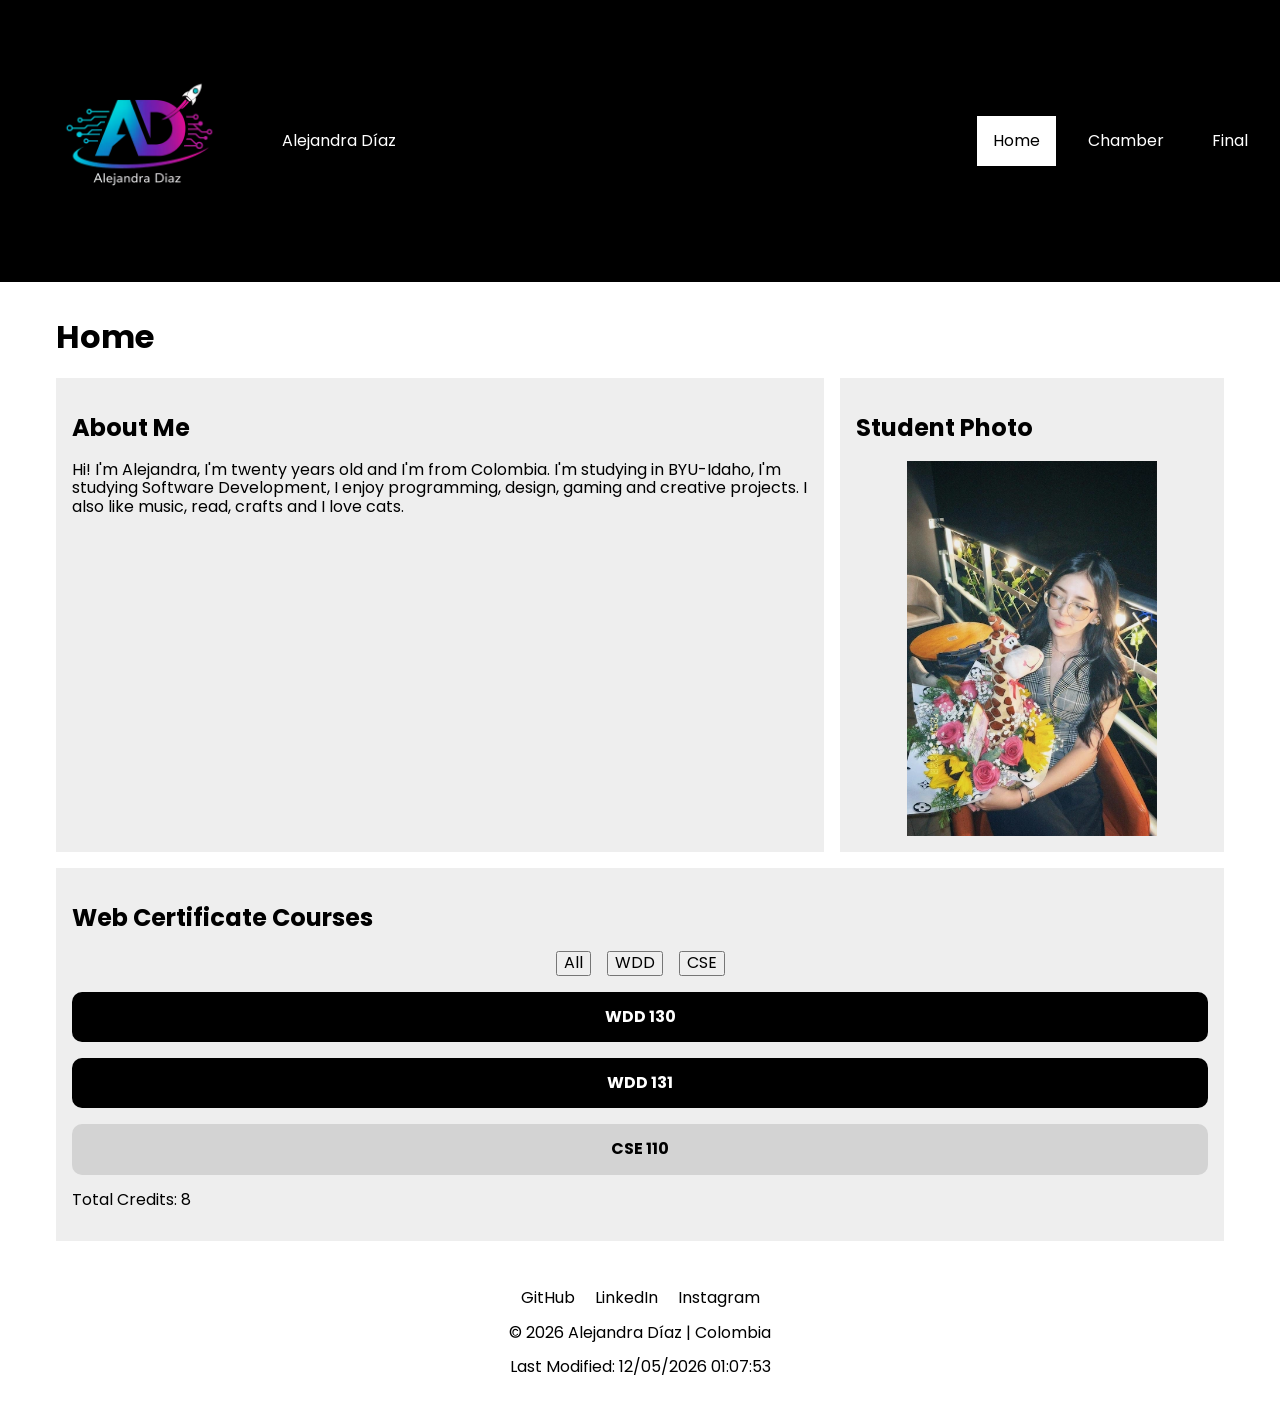
<file: index.html>
<!DOCTYPE html>
<html lang="en">
<head>
    <meta charset="UTF-8">
    <meta name="viewport" content="width=device-width, initial-scale=1.0">

    <title>WDD231 - Home</title>

    <meta name="description" content="Personal course homepage created by Alejandra Díaz for WDD231 featuring responsive web design, JavaScript functionality, and web development projects.">
    <meta name="author" content="Alejandra Díaz">

    <link rel="preconnect" href="https://fonts.googleapis.com">
    <link rel="preconnect" href="https://fonts.gstatic.com" crossorigin>
    <link href="https://fonts.googleapis.com/css2?family=Poppins:wght@400;700&display=swap" rel="stylesheet">

    <link rel="stylesheet" href="styles/normalize.css">
    <link rel="stylesheet" href="styles/small.css">
    <link rel="stylesheet" href="styles/larger.css">

    <script src="scripts/navigation.js" defer></script>
    <script src="scripts/dates.js" defer></script>
    <script src="scripts/courses.js" defer></script>
</head>

<body>

<header>
    <div class="logo">
        <img src="images/logoaleja.webp" alt="Site Logo">
        <span>Alejandra Díaz</span>
    </div>

    <button id="menu" aria-label="Open navigation menu">☰</button>

    <nav class="navigation">
        <a href="#" class="active">Home</a>
        <a href="#">Chamber</a>
        <a href="#">Final</a>
    </nav>
</header>

<main>

    <h1>Home</h1>

    <div class="top-sections">

        <section>
            <h2>About Me</h2>

            <p>
                Hi! I'm Alejandra, I'm twenty years old and I'm from Colombia. I'm studying in BYU-Idaho,
                I'm studying Software Development, I enjoy programming, design, gaming and creative projects.
                I also like music, read, crafts and I love cats.
            </p>
        </section>

        <section>
            <h2>Student Photo</h2>

            <img src="images/profilealejad.webp" alt="Photo of Alejandra Díaz">
        </section>

    </div>

    <section class="courses-section">

        <h2>Web Certificate Courses</h2>

        <div class="buttons">
            <button id="all">All</button>
            <button id="wdd">WDD</button>
            <button id="cse">CSE</button>
        </div>

        <div id="courses"></div>

        <p>
            Total Credits:
            <span id="credits"></span>
        </p>

    </section>

</main>

<footer>

    <div class="socials">
        <a href="https://github.com/alejandradiazr" target="_blank">GitHub</a>
        <a href="https://www.linkedin.com/in/alejandra-d%C3%ADaz-rojas-5688b3316/" target="_blank">LinkedIn</a>
        <a href="https://www.instagram.com/_alejandradr_/" target="_blank">Instagram</a>
    </div>

    <p>
        © <span id="currentyear"></span>
        Alejandra Díaz | Colombia
    </p>

    <p id="lastModified"></p>

</footer>

</body>
</html>
</file>
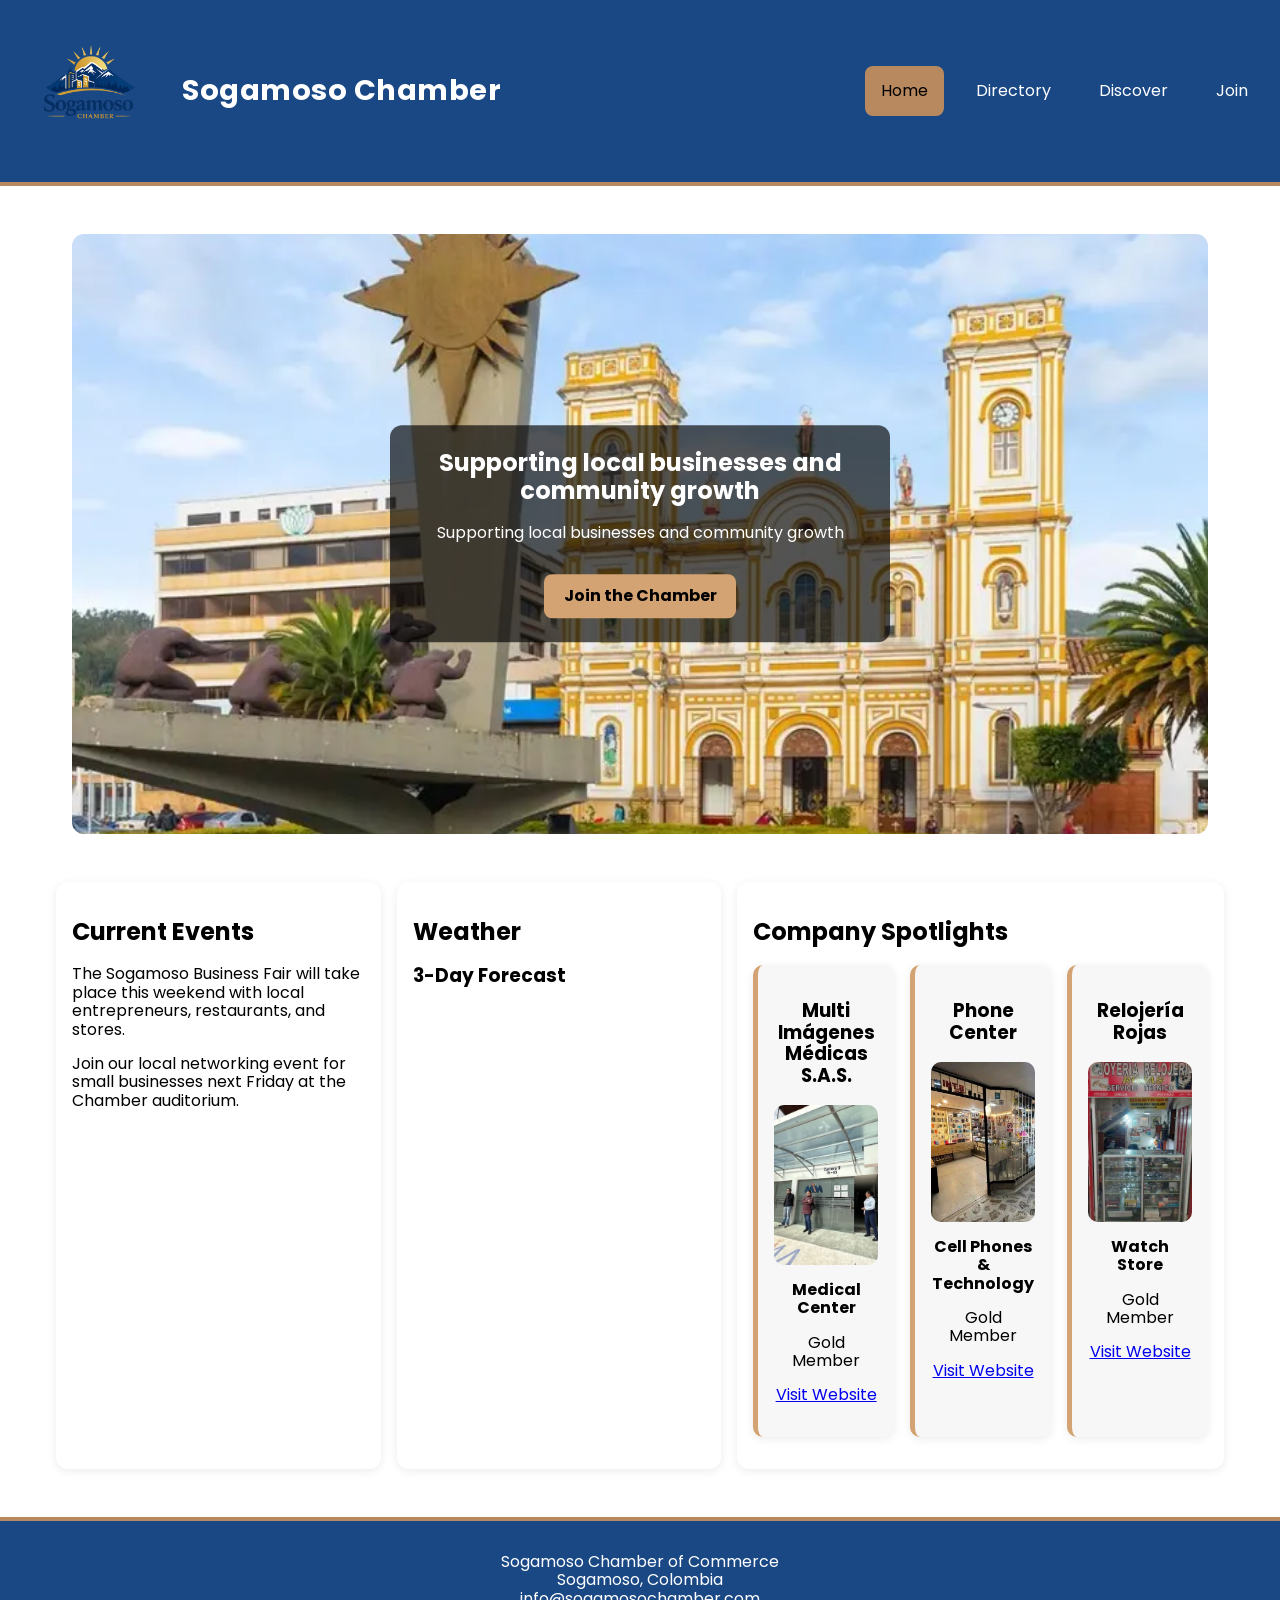
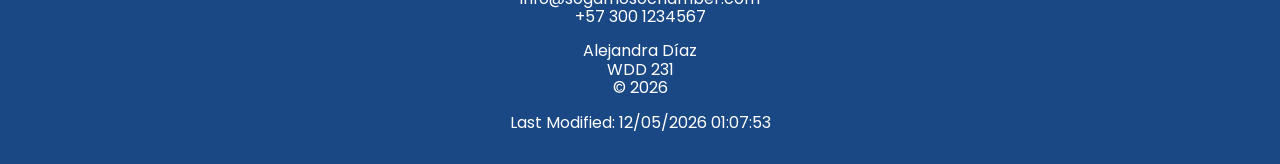
<file: chamber/index.html>
<!DOCTYPE html>
<html lang="en">

<head>
<meta charset="UTF-8">
<meta
name="viewport"
content="width=device-width, initial-scale=1.0">
<title>Sogamoso Chamber of Commerce</title>

<meta
name="description"
content="Official homepage of the Sogamoso Chamber of Commerce featuring local businesses, events, weather, and community information.">

<meta
name="author"
content="Alejandra Díaz">

<link rel="icon" href="images/favicon.ico">

<meta property="og:title"
content="Sogamoso Chamber of Commerce - Supporting Local Business">

<meta property="og:description"
content="Discover local businesses, events, and opportunities in Sogamoso.">

<meta property="og:image"
content="https://alejandradiazr.github.io/wdd231/chamber/images/chamber-social.webp">

<meta property="og:url"
content="https://alejandradiazr.github.io/wdd231/chamber/index.html">

<link rel="preconnect"
href="https://fonts.googleapis.com">

<link rel="preconnect"
href="https://fonts.gstatic.com"
crossorigin>

<link href="https://fonts.googleapis.com/css2?family=Poppins:wght@400;700&display=swap"
rel="stylesheet">

<link rel="stylesheet"
href="styles/normalize.css">

<link rel="stylesheet"
href="styles/small.css">

<link rel="stylesheet"
href="styles/larger.css">

<script src="scripts/navigation.js" defer></script>
<script src="scripts/dates.js" defer></script>
<script src="scripts/weather.js" defer></script>
<script src="scripts/spotlight.js" defer></script>
</head>

<body>
<header>
<div class="logo">
<img
src="images/logosogamoso.webp"
alt="Sogamoso Chamber Logo">
<span>Sogamoso Chamber</span>
</div>

<button
id="menu"
aria-label="Open navigation menu">
☰
</button>

<nav class="navigation">
<a href="index.html"
class="active">
Home
</a>

<a href="directory.html">
Directory
</a>

<a href="discover.html">
Discover
</a>

<a href="join.html">
Join
</a>
</nav>
</header>

<main>
<section class="hero">
<img
src="images/sogamosohero.webp"
alt="Sogamoso landscape">
<div class="hero-text">
<h1>Supporting local businesses and community growth</h1>
<p>
Supporting local businesses and community growth
</p>

<a
href="join.html"
class="cta">
Join the Chamber
</a>
</div>
</section>

<div class="home-grid">
<section class="events">
<h2>Current Events</h2>
<p>
The Sogamoso Business Fair will take place this weekend
with local entrepreneurs, restaurants, and stores.
</p>

<p>
Join our local networking event for small businesses
next Friday at the Chamber auditorium.
</p>
</section>

<section class="weather-card">
<h2>Weather</h2>
<div id="current-weather"></div>
<h3>3-Day Forecast</h3>
<div id="forecast"></div>
</section>

<section class="spotlights-section">
<h2>Company Spotlights</h2>
<div id="spotlights"></div>
</section>
</div>
</main>

<footer>
<p>
Sogamoso Chamber of Commerce
<br>
Sogamoso, Colombia
<br>
info@sogamosochamber.com
<br>
+57 300 1234567
</p>

<p>
Alejandra Díaz
<br>
WDD 231
<br>
©
<span id="currentyear"></span>
</p>

<p id="lastModified"></p>
</footer>

</body>
</html>
</file>
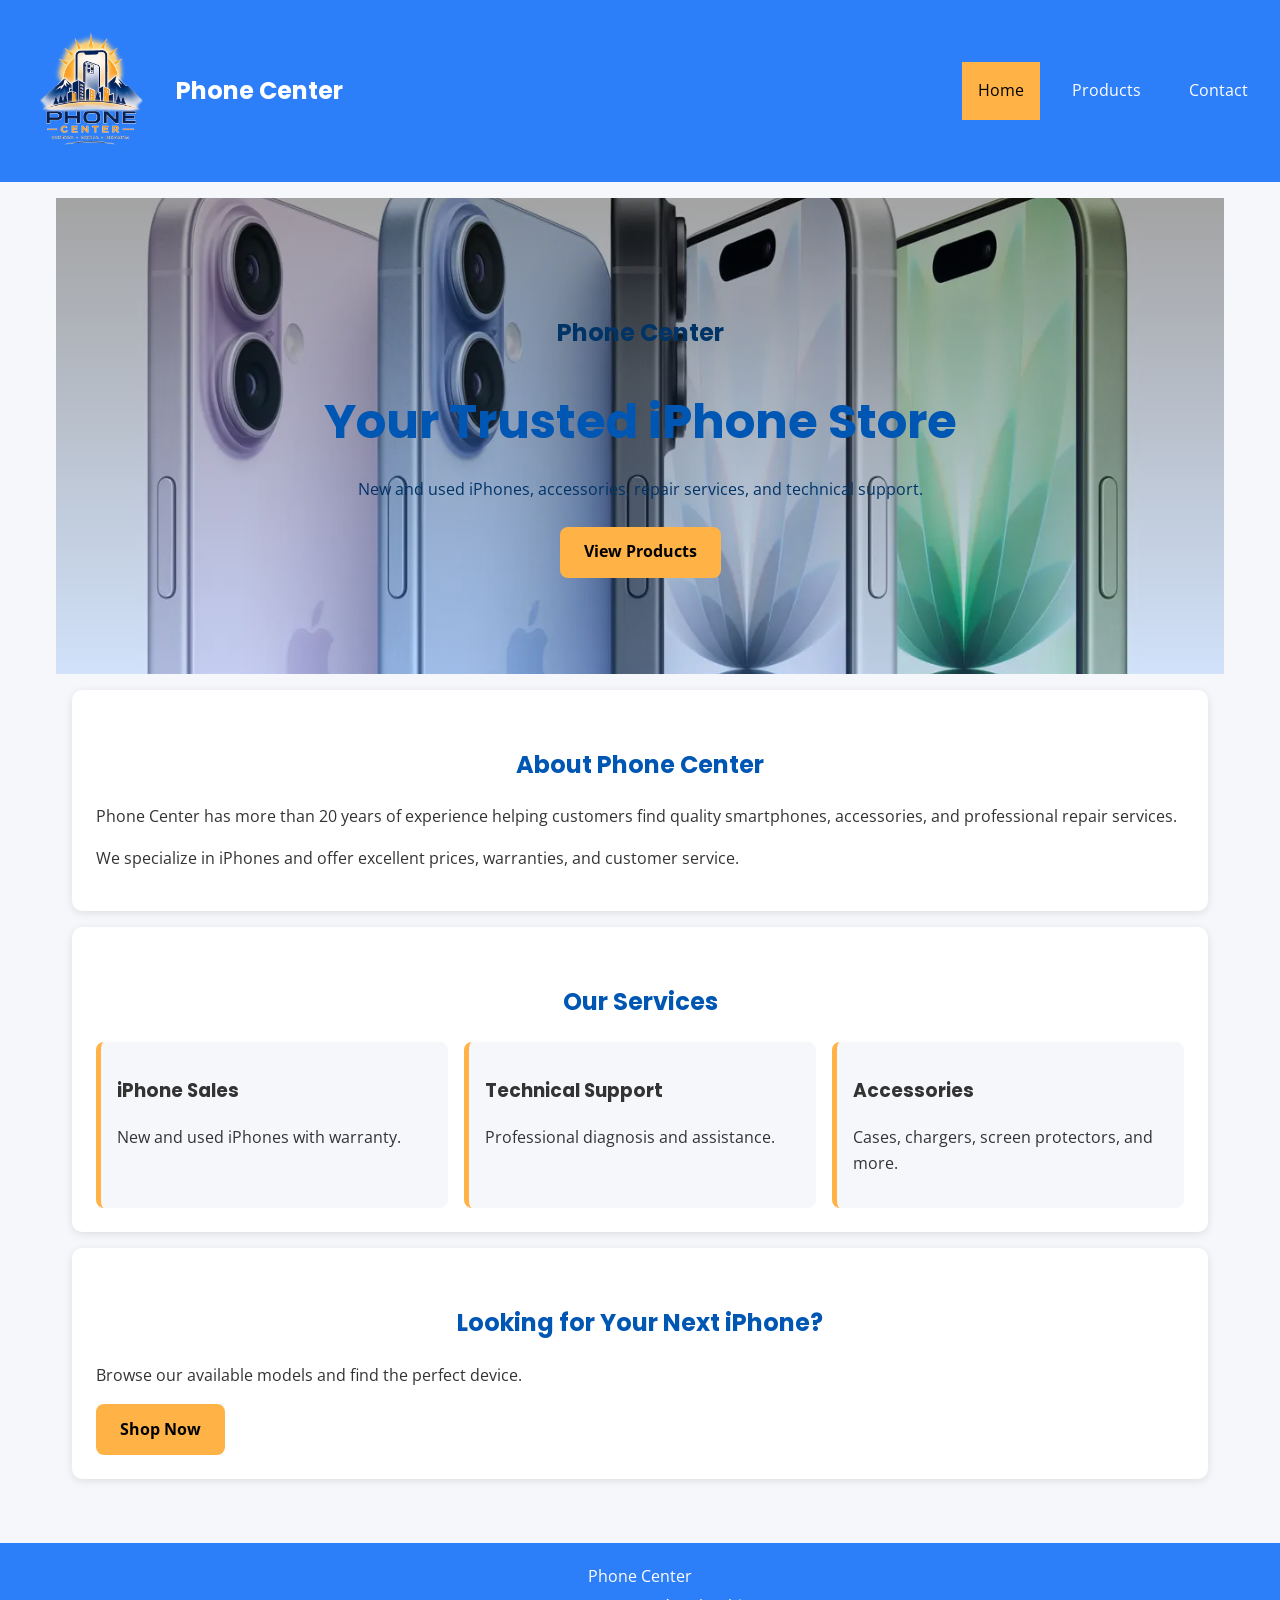
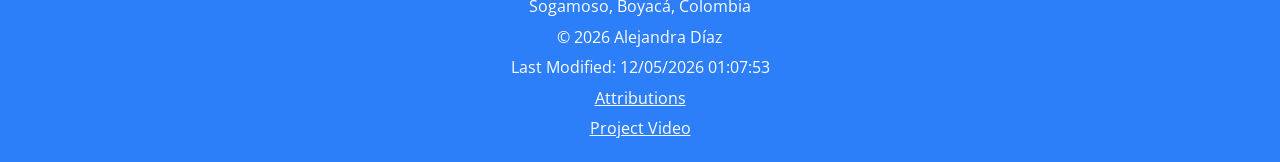
<file: finalproject/index.html>
<!DOCTYPE html>

<html lang="en">

<head>

<meta charset="UTF-8">

<meta name="viewport" content="width=device-width, initial-scale=1.0">

<title>Phone Center | Home</title>

<meta name="description"
    content="Phone Center offers new and used iPhones, accessories, repair services, and expert technical support in Sogamoso.">

<meta name="author"
    content="Alejandra Díaz">

<link rel="icon"
    href="images/favicon.webp">

<meta property="og:title"
    content="Phone Center | iPhones, Accessories and Repairs">

<meta property="og:description"
    content="Discover iPhones, accessories, promotions, and repair services at Phone Center.">

<meta property="og:image"
    content="https://alejandradiazr.github.io/wdd231/finalproject/images/hero-phone.webp">

<meta property="og:url"
    content="https://alejandradiazr.github.io/wdd231/finalproject/index.html">

<meta property="og:type"
    content="website">

<link rel="preconnect"
    href="https://fonts.googleapis.com">

<link rel="preconnect"
    href="https://fonts.gstatic.com"
    crossorigin>

<link href="https://fonts.googleapis.com/css2?family=Poppins:wght@400;700&family=Open+Sans:wght@400;600&display=swap"
    rel="stylesheet">

<link rel="stylesheet"
    href="styles/small.css">

<link rel="stylesheet"
    href="styles/larger.css">

<script src="scripts/navigation.js"
    defer></script>

<script src="scripts/dates.js"
    defer></script>
    
</head>

<body>

<header>

<div class="logo">
    <img
        src="images/logo.webp"
        alt="Phone Center Logo">
        <p>
            Phone Center
        </p>
</div>

<button
    id="menu"
    aria-label="Open navigation menu">

    ☰

</button>

<nav class="navigation">

    <a href="index.html"
        class="active"
        aria-current="page">

        Home

    </a>

    <a href="products.html">

        Products

    </a>

    <a href="contact.html">

        Contact

    </a>

</nav>

</header>

<main>

<section class="hero">

    <h1>
        Phone Center
    </h1>

    <div class="hero-content">

        <h2>
            Your Trusted iPhone Store
        </h2>

        <p>
            New and used iPhones, accessories,
            repair services, and technical support.
        </p>

        <a href="products.html"
            class="cta">

            View Products

        </a>

    </div>

</section>

<section class="about">

    <h2>
        About Phone Center
    </h2>

    <p>
        Phone Center has more than 20 years of experience
        helping customers find quality smartphones,
        accessories, and professional repair services.
    </p>

    <p>
        We specialize in iPhones and offer excellent prices,
        warranties, and customer service.
    </p>

</section>

<section class="services">

    <h2>
        Our Services
    </h2>

    <div class="service-grid">

        <article>

            <h3>
                iPhone Sales
            </h3>

            <p>
                New and used iPhones with warranty.
            </p>

        </article>

        <article>

            <h3>
                Technical Support
            </h3>

            <p>
                Professional diagnosis and assistance.
            </p>

        </article>

        <article>

            <h3>
                Accessories
            </h3>

            <p>
                Cases, chargers, screen protectors,
                and more.
            </p>

        </article>

    </div>

</section>

<section class="call-to-action">

    <h2>
        Looking for Your Next iPhone?
    </h2>

    <p>
        Browse our available models and find the perfect device.
    </p>

    <a href="products.html"
        class="cta">

        Shop Now

    </a>

</section>

</main>

<footer>

<p>Phone Center</p>

<p>Sogamoso, Boyacá, Colombia</p>

<p>
© <span id="currentyear"></span>
Alejandra Díaz
</p>

<p id="lastModified"></p>

<p>
<a href="attributions.html">
Attributions
</a>
</p>

<p>
<a href="https://youtu.be/EPTXraBtYOM">
Project Video
</a>
</p>

</footer>

</body>

</html>
</file>
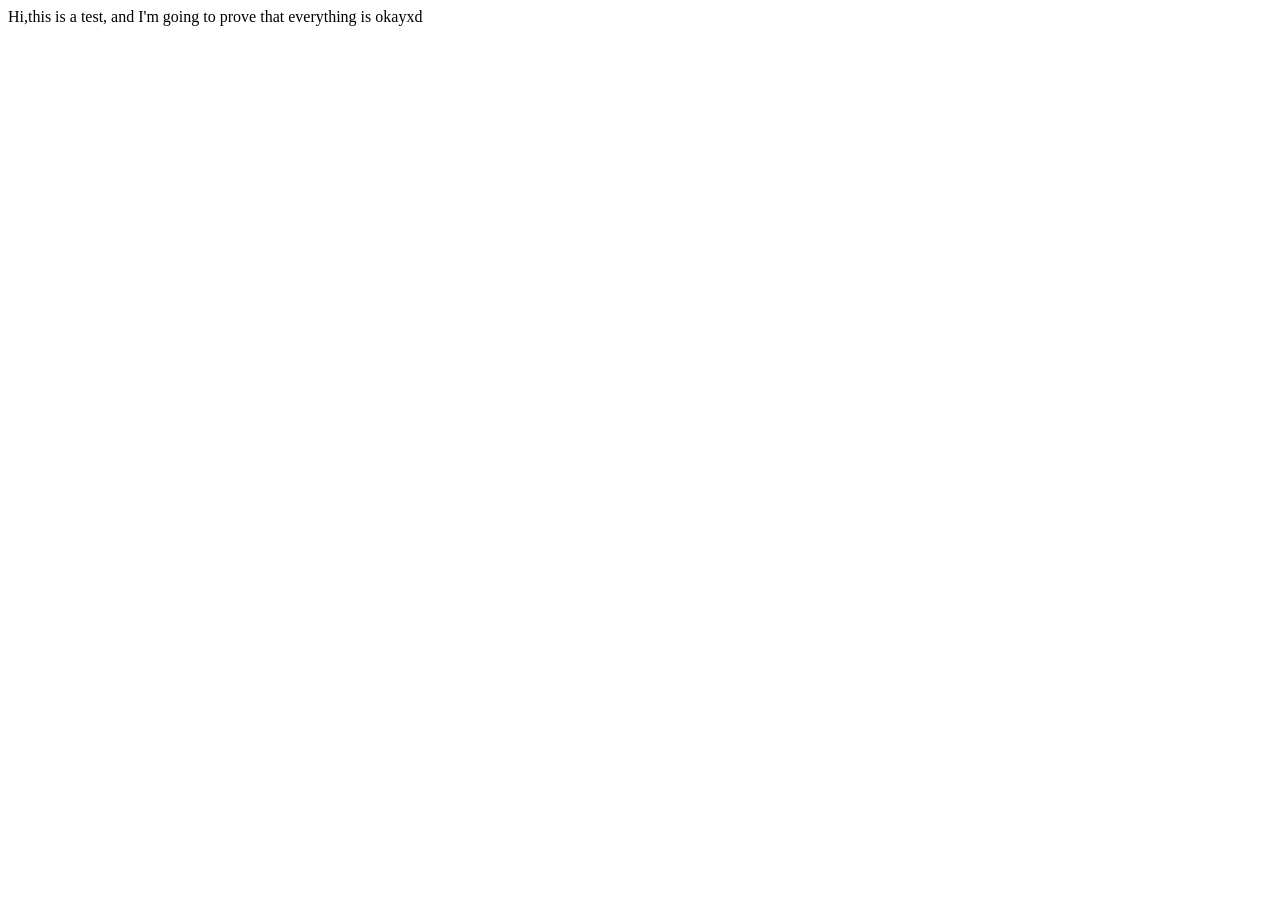
<file: test.html>
<!DOCTYPE html>
<html lang="en">
<head>
    <meta charset="UTF-8">
    <meta name="viewport" content="width=device-width, initial-scale=1.0">
    <title>Document</title>
</head>
<body>
    Hi,this is a test, and I'm going to prove that everything is okayxd
</body>
</html>
</file>
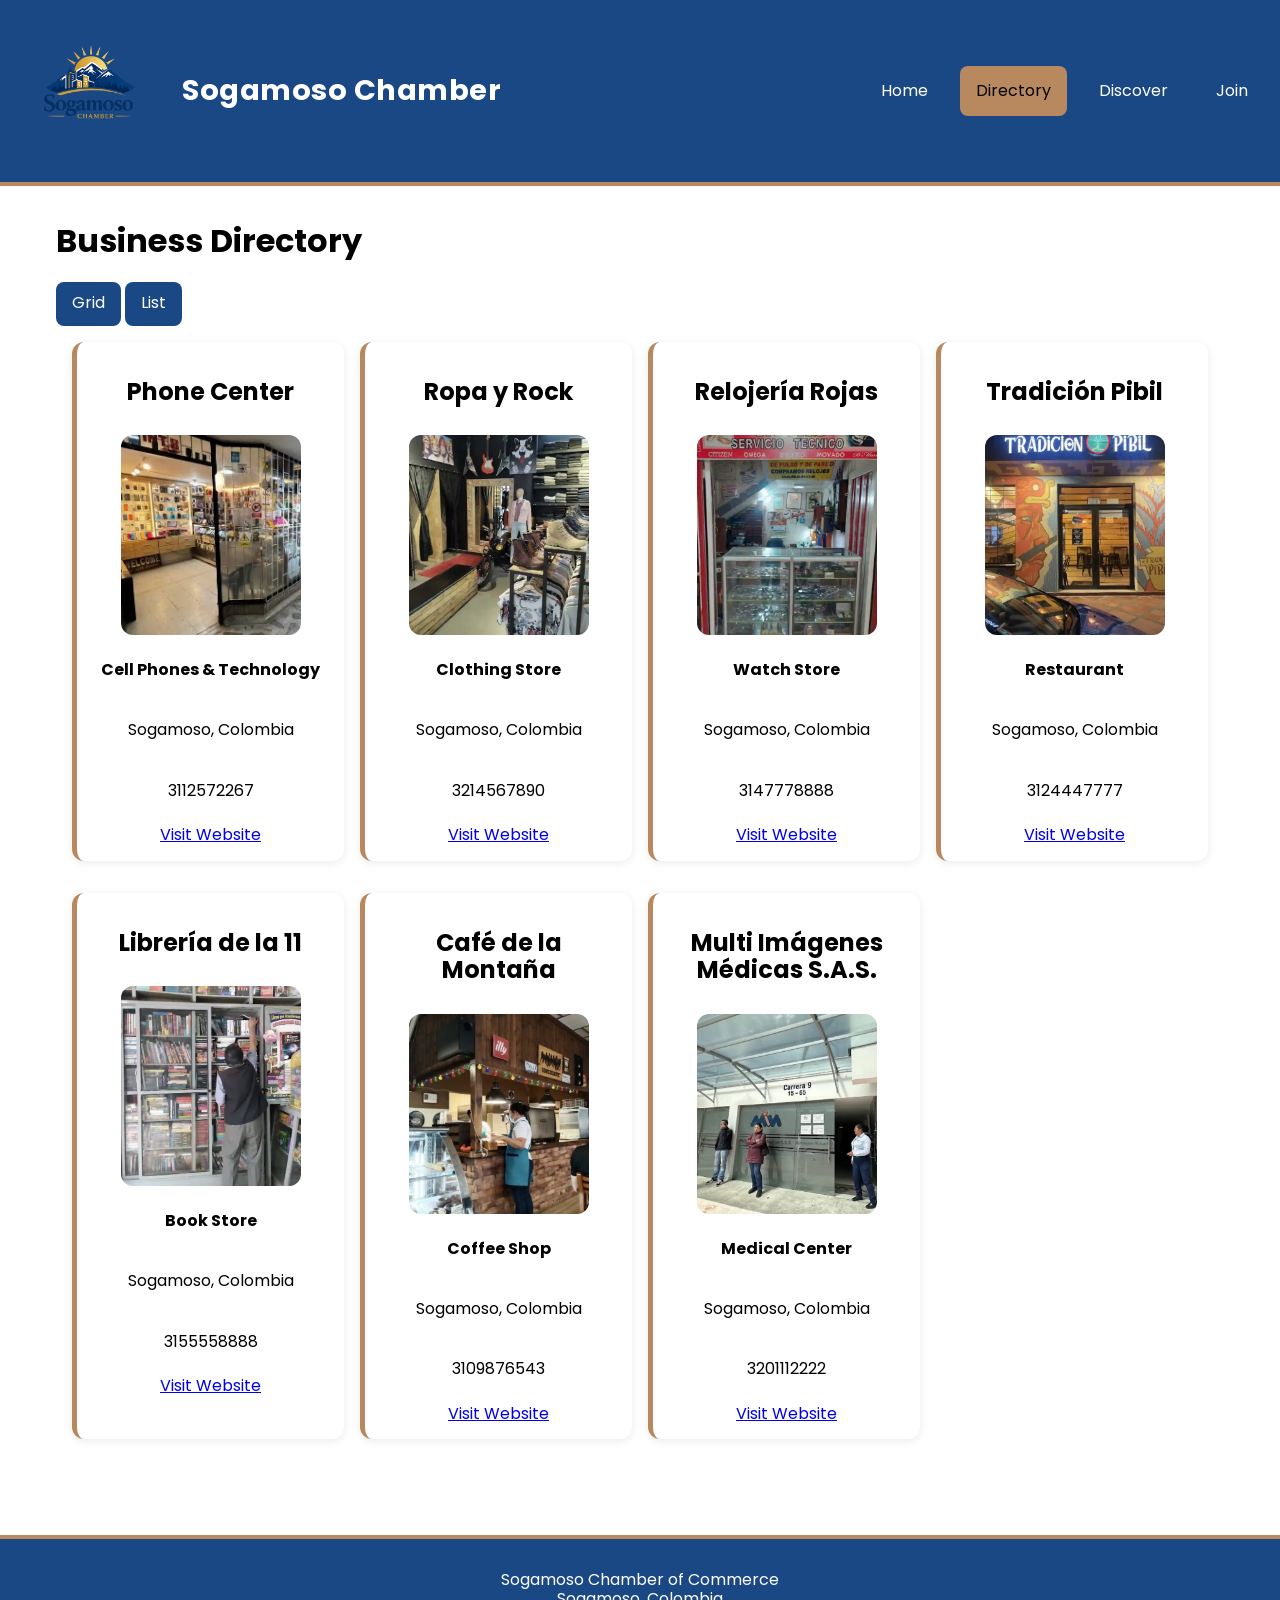
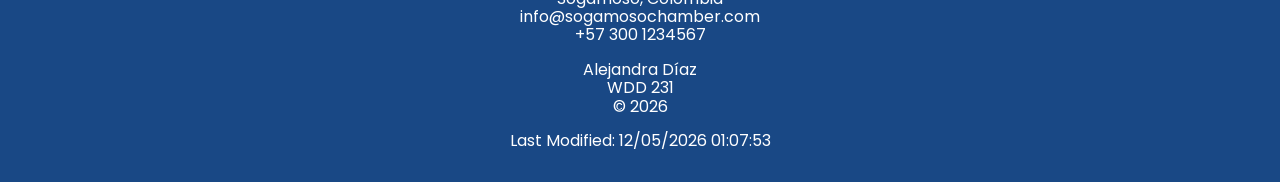
<file: chamber/directory.html>
<!DOCTYPE html>
<html lang="en">
<head>
    <meta charset="UTF-8">

    <meta
    name="viewport"
    content="width=device-width, initial-scale=1.0">

    <title>Sogamoso Chamber Directory</title>

    <meta 
    name="description" 
    content="Discover local businesses and organizations in the Sogamoso Chamber of Commerce directory.">

    <meta
    name="author"
    content="Alejandra Díaz">

    <link rel="icon" href="images/favicon.ico">

    <meta property="og:title"
    content="Sogamoso Chamber Directory">

    <meta property="og:description" 
    content="Explore trusted local businesses, services, and members of the Sogamoso Chamber of Commerce.">

    <meta property="og:image" 
    content="https://alejandradiazr.github.io/wdd231/chamber/images/chamber-social.webp">

    <meta property="og:url"
    content="https://alejandradiazr.github.io/wdd231/chamber/directory.html">

    <link rel="preconnect"
    href="https://fonts.googleapis.com">

    <link rel="preconnect"
    href="https://fonts.gstatic.com"
    crossorigin>

    <link href="https://fonts.googleapis.com/css2?family=Poppins:wght@400;700&display=swap"
    rel="stylesheet">

    <link rel="stylesheet"
    href="styles/normalize.css">

    <link rel="stylesheet"
    href="styles/small.css">

    <link rel="stylesheet"
    href="styles/larger.css">

    <script src="scripts/navigation.js" defer></script>

    <script src="scripts/dates.js" defer></script>

    <script src="scripts/members.js" defer></script>
</head>

<body>
<header>
    <div class="logo">
        <img
        src="images/logosogamoso.webp"
        alt="Chamber Logo">
        <span>Sogamoso Chamber</span>
    </div>

<button
id="menu"
aria-label="Open navigation menu">
☰
</button>

<nav class="navigation">
    <a href="index.html">Home</a>
    <a href="directory.html"
    class="active">
    Directory
</a>

<a href="discover.html">
Discover
</a>

<a href="join.html">
Join
</a>
</nav>
</header>

<main>
<h1>Business Directory</h1>
<div class="view-buttons">
<button id="grid">
Grid
</button>

<button id="list">
List
</button>
</div>

<section
id="members"
class="grid">
</section>
</main>

<footer>
<p>
    Sogamoso Chamber of Commerce
<br>
Sogamoso, Colombia
<br>
info@sogamosochamber.com
<br>
+57 300 1234567
</p>

<p>
Alejandra Díaz
<br>
WDD 231
<br>
©
<span id="currentyear"></span>
</p>

<p id="lastModified"></p>
</footer>

</body>
</html>
</file>
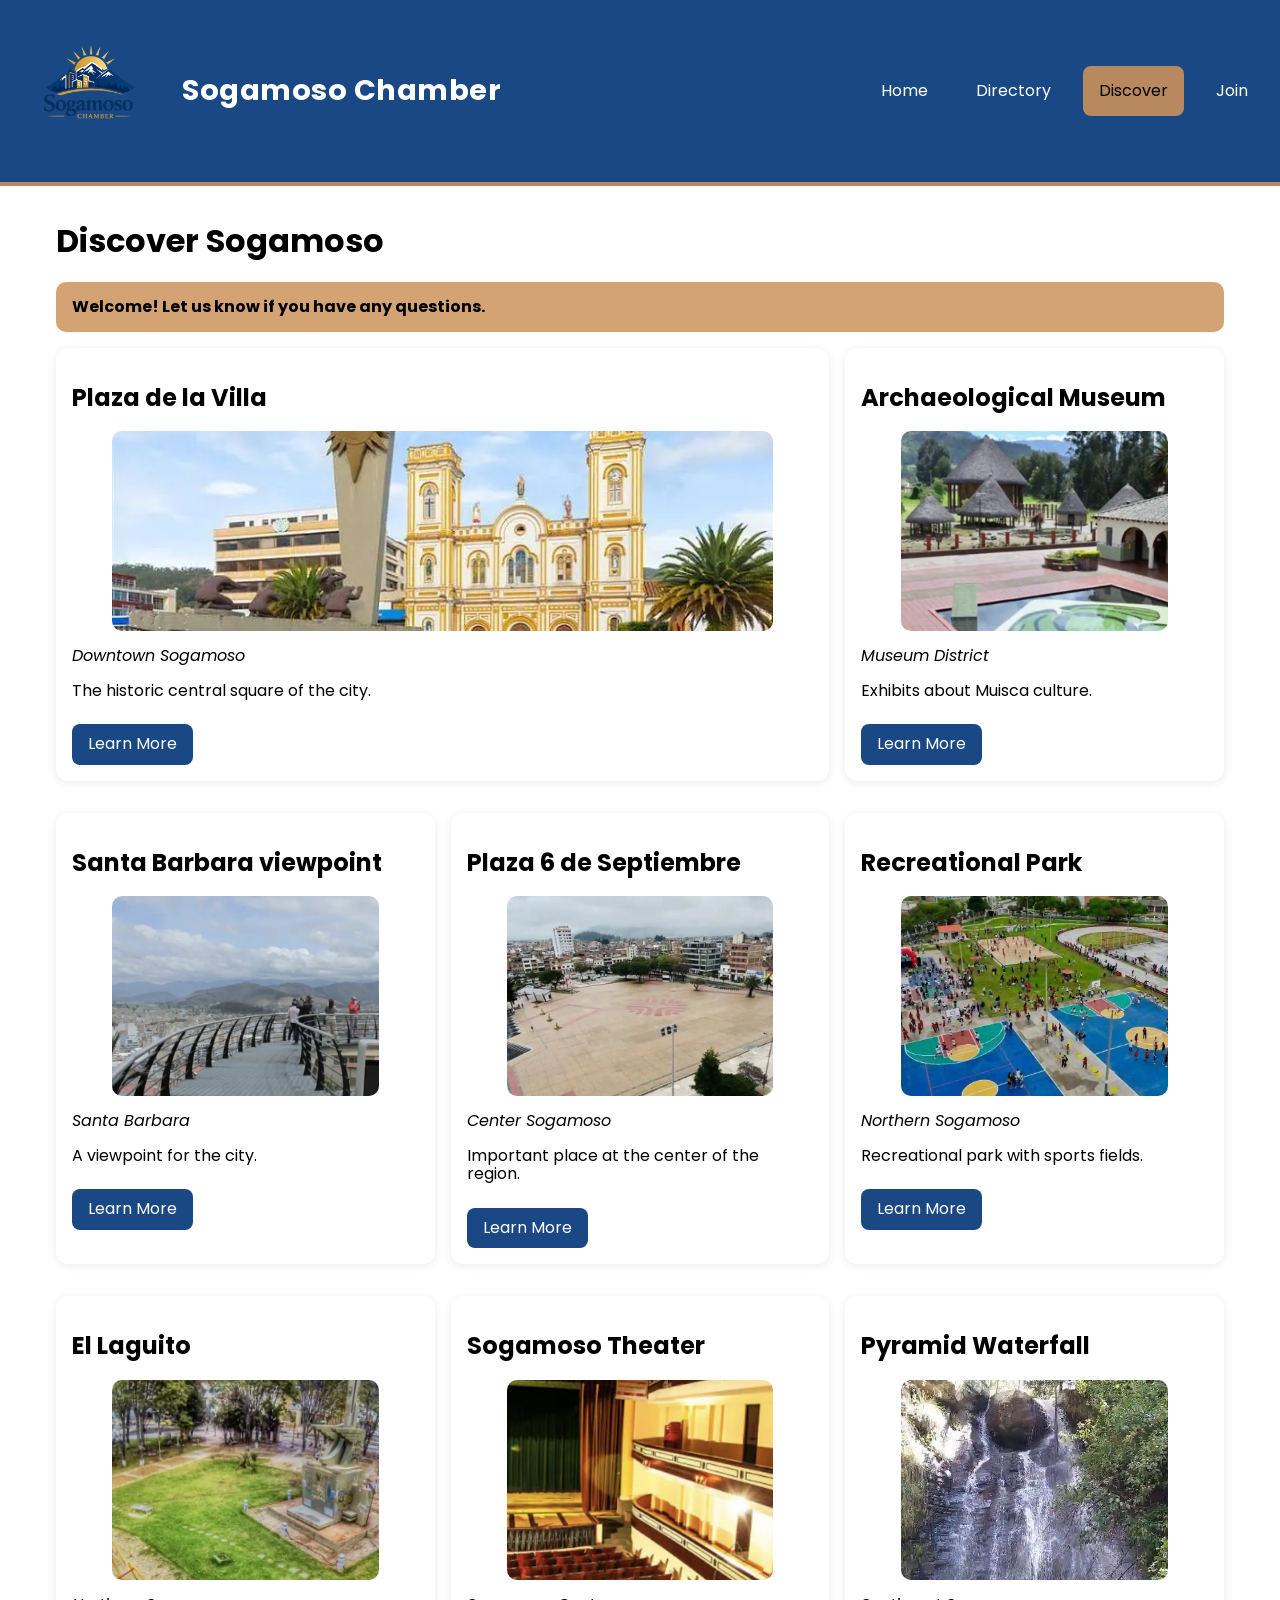
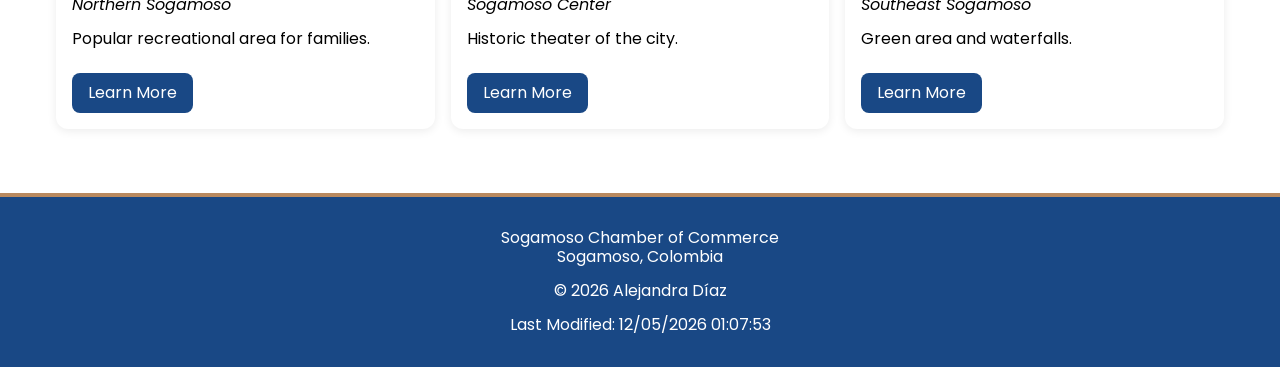
<file: chamber/discover.html>
<!DOCTYPE html>
<html lang="en">

<head>
<meta charset="UTF-8">

<meta name="viewport"
content="width=device-width, initial-scale=1.0">

<title>Discover Sogamoso Chamber</title>

<meta name="description"
content="Discover attractions, landmarks, and places of interest in Sogamoso.">

<meta name="author"
content="Alejandra Díaz">

<link rel="icon" href="images/favicon.ico">

<meta property="og:title"
content="Discover Sogamoso Chamber">

<meta property="og:description"
content="Explore attractions and places of interest in Sogamoso.">

<meta property="og:image"
content="https://alejandradiazr.github.io/wdd231/chamber/images/chamber-social.webp">

<meta property="og:url"
content="https://alejandradiazr.github.io/wdd231/chamber/discover.html">

<link rel="preconnect" href="https://fonts.googleapis.com">

<link rel="preconnect"
href="https://fonts.gstatic.com"
crossorigin>

<link
href="https://fonts.googleapis.com/css2?family=Poppins:wght@400;700&display=swap"
rel="stylesheet">

<link rel="stylesheet" href="styles/normalize.css">
<link rel="stylesheet" href="styles/small.css">
<link rel="stylesheet" href="styles/larger.css">

<script src="scripts/navigation.js" defer></script>
<script src="scripts/dates.js" defer></script>

<script
type="module"
src="scripts/discover.js">
</script>

</head>

<body>

<header>

<div class="logo">

<img
src="images/logosogamoso.webp"
alt="Sogamoso Chamber Logo">

<span>Sogamoso Chamber</span>

</div>

<button
id="menu"
aria-label="Open navigation menu">
☰
</button>

<nav class="navigation">

<a href="index.html">Home</a>

<a href="directory.html">Directory</a>

<a href="discover.html"
class="active"
aria-current="page">
Discover
</a>

<a href="join.html">Join</a>

</nav>

</header>

<main>

<h1>Discover Sogamoso</h1>

<div id="visit-message"></div>

<div id="discover-grid"></div>

</main>

<footer>

<p>
Sogamoso Chamber of Commerce
<br>
Sogamoso, Colombia
</p>

<p>
© <span id="currentyear"></span>
Alejandra Díaz
</p>

<p id="lastModified"></p>

</footer>

</body>

</html>
</file>
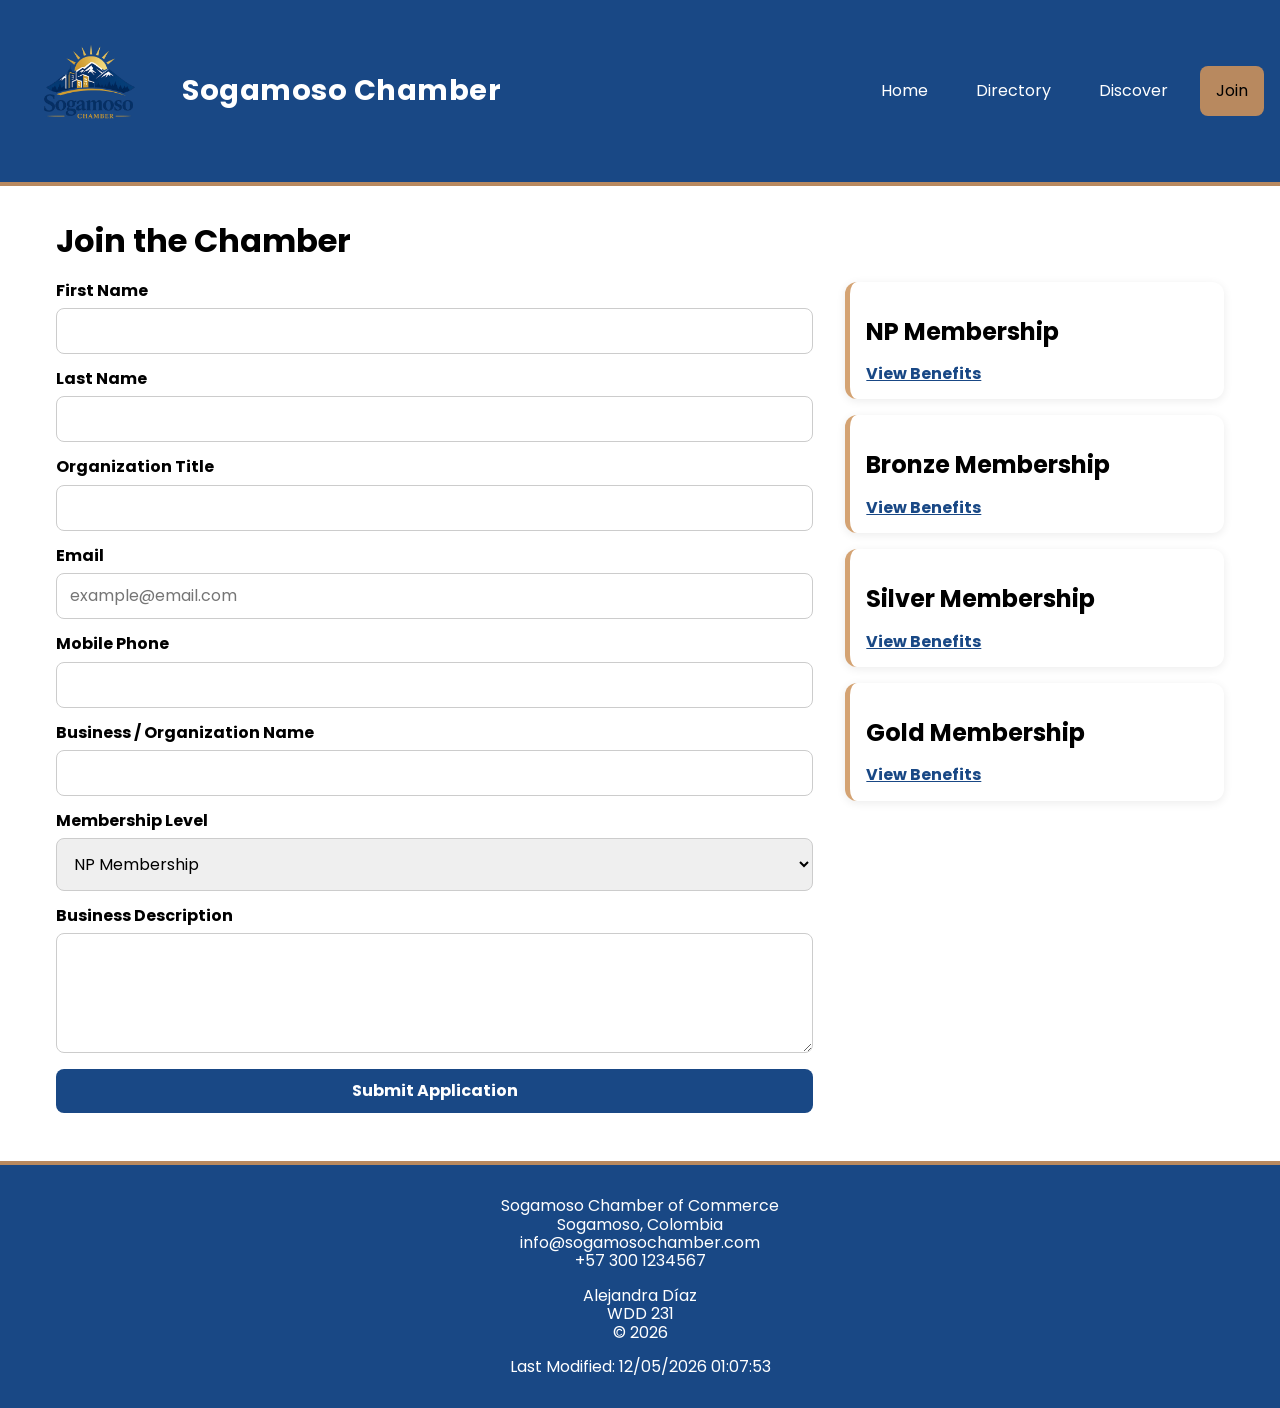
<file: chamber/join.html>
<!DOCTYPE html>
<html lang="en">

<head>
<meta charset="UTF-8">

<meta
name="viewport"
content="width=device-width, initial-scale=1.0">

<title>Join Sogamoso Chamber</title>

<meta
name="description"
content="Apply to become a member of the Sogamoso Chamber of Commerce and enjoy networking, promotion, and business growth opportunities.">

<meta
name="author"
content="Alejandra Díaz">

<link rel="icon" href="images/favicon.ico">

<meta property="og:title"
content="Join Sogamoso Chamber">

<meta property="og:description"
content="Become a member of the Sogamoso Chamber of Commerce.">

<meta property="og:image"
content="https://alejandradiazr.github.io/wdd231/chamber/images/chamber-social.webp">

<meta property="og:url"
content="https://alejandradiazr.github.io/wdd231/chamber/join.html">

<link rel="preconnect"
href="https://fonts.googleapis.com">

<link rel="preconnect"
href="https://fonts.gstatic.com"
crossorigin>

<link href="https://fonts.googleapis.com/css2?family=Poppins:wght@400;700&display=swap"
rel="stylesheet">

<link rel="stylesheet"
href="styles/normalize.css">

<link rel="stylesheet"
href="styles/small.css">

<link rel="stylesheet"
href="styles/larger.css">

<script src="scripts/navigation.js" defer></script>
<script src="scripts/dates.js" defer></script>
<script src="scripts/join.js" defer></script>

</head>

<body>

<header>

<div class="logo">
<img
src="images/logosogamoso.webp"
alt="Sogamoso Chamber Logo">

<span>Sogamoso Chamber</span>
</div>

<button
id="menu"
aria-label="Open navigation menu">
☰
</button>

<nav class="navigation">

<a href="index.html">
Home
</a>

<a href="directory.html">
Directory
</a>

<a href="discover.html">
Discover
</a>

<a
href="join.html"
class="active">
Join
</a>

</nav>

</header>

<main>

<h1>Join the Chamber</h1>

<div class="join-container">

<form
method="get"
action="thankyou.html"
class="join-form">

<label>
First Name

<input
type="text"
name="firstname"
title="Enter your first name"
autocomplete="given-name"
required>
</label>

<label>
Last Name

<input
type="text"
name="lastname"
title="Enter your last name"
autocomplete="family-name"
required>
</label>

<label>
Organization Title

<input
type="text"
name="organizationtitle"
title="Enter your organizational title"
autocomplete="organization-title"
pattern="[A-Za-z\s\-]{7,}"
>
</label>

<label>
Email

<input
type="email"
name="email"
title="Enter your email address"
autocomplete="email"
placeholder="example@email.com"
required>
</label>

<label>
Mobile Phone

<input
type="tel"
name="phone"
title="Enter your mobile phone number"
autocomplete="tel"
required>
</label>

<label>
Business / Organization Name

<input
type="text"
name="organization"
title="Enter organization name"
autocomplete="organization"
required>
</label>

<label>
Membership Level

<select
name="membership"
title="Select membership level">

<option value="np">
NP Membership
</option>

<option value="bronze">
Bronze Membership
</option>

<option value="silver">
Silver Membership
</option>

<option value="gold">
Gold Membership
</option>

</select>

</label>

<label>
Business Description

<textarea
name="description"
title="Describe your business">
</textarea>

</label>

<input
type="hidden"
id="timestamp"
name="timestamp">

<input
type="submit"
value="Submit Application">

</form>

<div class="membership-cards">

<div class="membership-card">
<h2>NP Membership</h2>

<a href="#" class="open-modal" data-modal="npModal">
View Benefits
</a>
</div>

<div class="membership-card">
<h2>Bronze Membership</h2>

<a href="#" class="open-modal" data-modal="bronzeModal">
View Benefits
</a>
</div>

<div class="membership-card">
<h2>Silver Membership</h2>

<a href="#" class="open-modal" data-modal="silverModal">
View Benefits
</a>
</div>

<div class="membership-card">
<h2>Gold Membership</h2>

<a href="#" class="open-modal" data-modal="goldModal">
View Benefits
</a>
</div>

</div>

</div>

<dialog id="npModal">
<h3>NP Membership</h3>
<p>No fee for nonprofit organizations.</p>
<button class="close-modal">
Close
</button>
</dialog>

<dialog id="bronzeModal">
<h3>Bronze Membership</h3>
<p>Directory listing and networking events.</p>
<button class="close-modal">
Close
</button>
</dialog>

<dialog id="silverModal">
<h3>Silver Membership</h3>
<p>Bronze benefits plus training opportunities and event discounts.</p>
<button class="close-modal">
Close
</button>
</dialog>

<dialog id="goldModal">
<h3>Gold Membership</h3>
<p>All benefits plus spotlight advertising and premium promotion.</p>
<button class="close-modal">
Close
</button>
</dialog>

</main>

<footer>

<p>
Sogamoso Chamber of Commerce
<br>
Sogamoso, Colombia
<br>
info@sogamosochamber.com
<br>
+57 300 1234567
</p>

<p>
Alejandra Díaz
<br>
WDD 231
<br>
©
<span id="currentyear"></span>
</p>

<p id="lastModified"></p>

</footer>

</body>
</html>
</file>
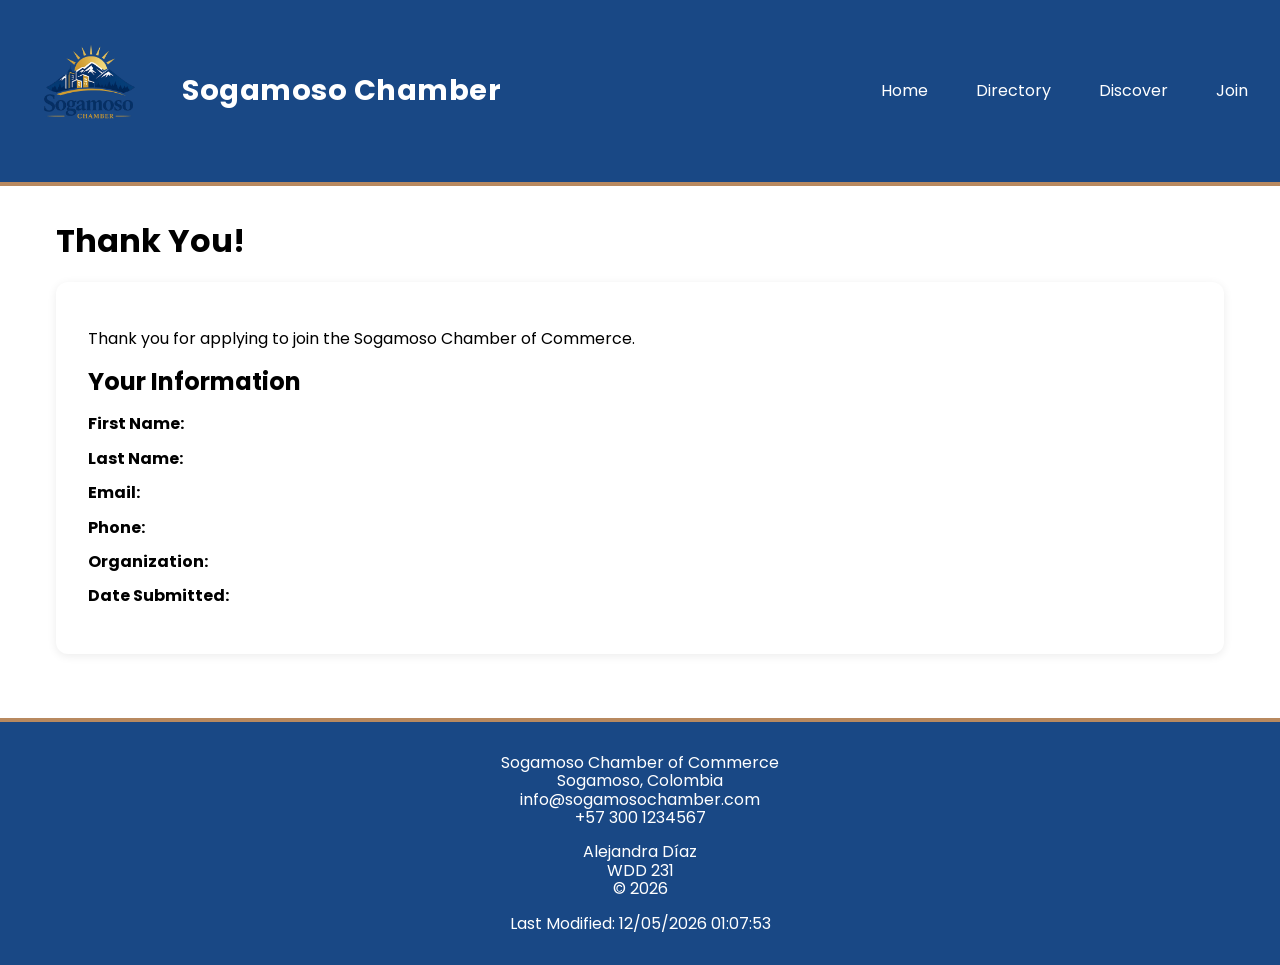
<file: chamber/thankyou.html>
<!DOCTYPE html>
<html lang="en">

<head>

<meta charset="UTF-8">

<meta
name="viewport"
content="width=device-width, initial-scale=1.0">

<title>Thank You | Sogamoso Chamber</title>

<meta
name="description"
content="Thank you for applying to join the Sogamoso Chamber of Commerce.">

<meta
name="author"
content="Alejandra Díaz">

<link rel="icon" href="images/favicon.ico">

<link rel="preconnect"
href="https://fonts.googleapis.com">

<link rel="preconnect"
href="https://fonts.gstatic.com"
crossorigin>

<link href="https://fonts.googleapis.com/css2?family=Poppins:wght@400;700&display=swap"
rel="stylesheet">

<link rel="stylesheet"
href="styles/normalize.css">

<link rel="stylesheet"
href="styles/small.css">

<link rel="stylesheet"
href="styles/larger.css">

<script src="scripts/navigation.js" defer></script>
<script src="scripts/dates.js" defer></script>
<script src="scripts/thankyou.js" defer></script>

</head>

<body>

<header>

<div class="logo">

<img
src="images/logosogamoso.webp"
alt="Sogamoso Chamber Logo">

<span>Sogamoso Chamber</span>

</div>

<button
id="menu"
aria-label="Open navigation menu">
☰
</button>

<nav class="navigation">

<a href="index.html">
Home
</a>

<a href="directory.html">
Directory
</a>

<a href="discover.html">
Discover
</a>

<a href="join.html">
Join
</a>

</nav>

</header>

<main>

<h1>Thank You!</h1>

<section class="thankyou-card">

<p>
Thank you for applying to join the Sogamoso Chamber of Commerce.
</p>

<h2>Your Information</h2>

<p>
<strong>First Name:</strong>
<span id="firstname"></span>
</p>

<p>
<strong>Last Name:</strong>
<span id="lastname"></span>
</p>

<p>
<strong>Email:</strong>
<span id="email"></span>
</p>

<p>
<strong>Phone:</strong>
<span id="phone"></span>
</p>

<p>
<strong>Organization:</strong>
<span id="organization"></span>
</p>

<p>
<strong>Date Submitted:</strong>
<span id="timestamp-display"></span>
</p>

</section>

</main>

<footer>

<p>
Sogamoso Chamber of Commerce
<br>
Sogamoso, Colombia
<br>
info@sogamosochamber.com
<br>
+57 300 1234567
</p>

<p>
Alejandra Díaz
<br>
WDD 231
<br>
©
<span id="currentyear"></span>
</p>

<p id="lastModified"></p>

</footer>

</body>
</html>
</file>
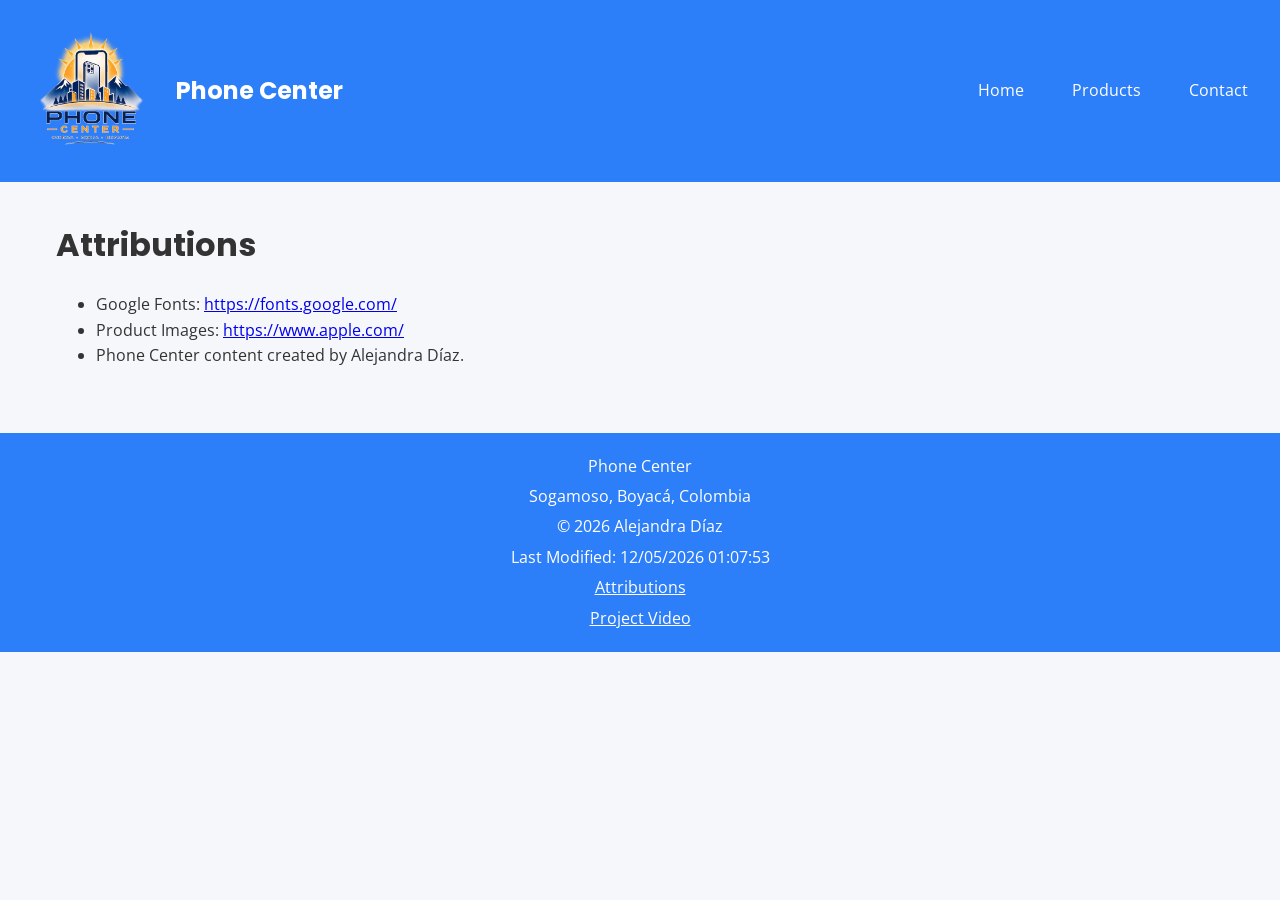
<file: finalproject/attributions.html>
<!DOCTYPE html>
<html lang="en">

<head>

<meta charset="UTF-8">

<meta name="viewport"
content="width=device-width, initial-scale=1.0">

<title>
Attributions | Phone Center
</title>

<meta name="description"
content="Sources and attributions used in the Phone Center website.">

<meta name="author"
content="Alejandra Díaz">

<link rel="icon"
href="images/favicon.webp">

<meta property="og:title"
content="Attributions | Phone Center">

<meta property="og:description"
content="Sources and credits used throughout the Phone Center website.">

<meta property="og:image"
content="https://alejandradiazr.github.io/wdd231/finalproject/images/logo.webp">

<meta property="og:url"
content="https://alejandradiazr.github.io/wdd231/finalproject/attributions.html">

<meta property="og:type"
content="website">

<link rel="preconnect"
href="https://fonts.googleapis.com">

<link rel="preconnect"
href="https://fonts.gstatic.com"
crossorigin>

<link href="https://fonts.googleapis.com/css2?family=Poppins:wght@400;700&family=Open+Sans:wght@400;600&display=swap"
rel="stylesheet">

<link rel="stylesheet"
href="styles/small.css">

<link rel="stylesheet"
href="styles/larger.css">

<script
src="scripts/navigation.js"
defer>
</script>

<script
src="scripts/dates.js"
defer>
</script>

</head>

<body>

<header>

<div class="logo">

<img
src="images/logo.webp"
alt="Phone Center Logo">

<p>
Phone Center
</p>

</div>

<button
id="menu"
aria-label="Open navigation menu">

☰

</button>

<nav class="navigation">

<a href="index.html">
Home
</a>

<a href="products.html">
Products
</a>

<a href="contact.html">
Contact
</a>

</nav>

</header>

<main>

<h1>
Attributions
</h1>

<ul>

<li>
Google Fonts:
<a href="https://fonts.google.com/">
https://fonts.google.com/
</a>
</li>

<li>
Product Images:
<a href="https://www.apple.com/">
https://www.apple.com/
</a>
</li>

<li>
Phone Center content created by Alejandra Díaz.
</li>

</ul>

</main>

<footer>

<p>
Phone Center
</p>

<p>
Sogamoso, Boyacá, Colombia
</p>

<p>
© <span id="currentyear"></span>
Alejandra Díaz
</p>

<p id="lastModified"></p>

<p>
<a href="attributions.html">
Attributions
</a>
</p>

<p>
<a href="https://youtu.be/EPTXraBtYOM">
Project Video
</a>
</p>

</footer>

</body>

</html>
</file>
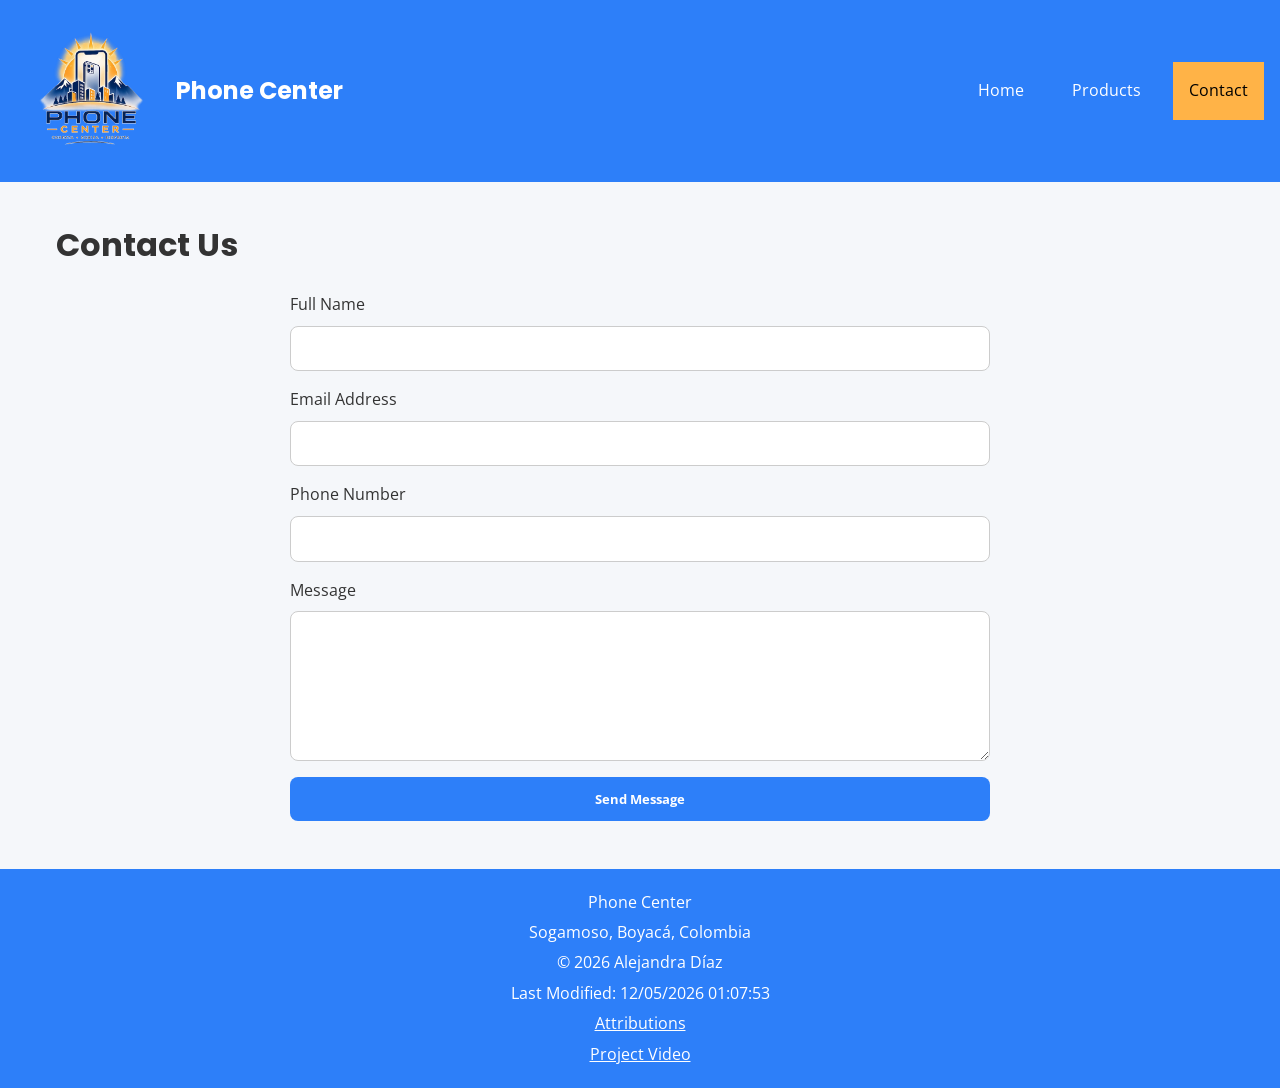
<file: finalproject/contact.html>
<!DOCTYPE html>
<html lang="en">

<head>

<meta charset="UTF-8">

<meta name="viewport"
content="width=device-width, initial-scale=1.0">

<title>Contact | Phone Center</title>

<meta name="description"
content="Contact Phone Center for information about iPhones, accessories, and repair services.">

<meta name="author"
content="Alejandra Díaz">

<link rel="icon"
href="images/favicon.webp">

<meta property="og:title"
content="Contact | Phone Center">

<meta property="og:description"
content="Get in touch with Phone Center for products and services.">

<meta property="og:image"
content="https://alejandradiazr.github.io/wdd231/finalproject/images/logo.webp">

<meta property="og:url"
content="https://alejandradiazr.github.io/wdd231/finalproject/contact.html">

<meta property="og:type"
content="website">

<link rel="preconnect"
href="https://fonts.googleapis.com">

<link rel="preconnect"
href="https://fonts.gstatic.com"
crossorigin>

<link href="https://fonts.googleapis.com/css2?family=Poppins:wght@400;700&family=Open+Sans:wght@400;600&display=swap"
rel="stylesheet">

<link rel="stylesheet"
href="styles/small.css">

<link rel="stylesheet"
href="styles/larger.css">

<script
src="scripts/navigation.js"
defer>
</script>

<script
src="scripts/dates.js"
defer>
</script>

</head>

<body>

<header>

<div class="logo">

<img
src="images/logo.webp"
alt="Phone Center Logo">

<p>Phone Center</p>

</div>

<button
id="menu"
aria-label="Open navigation menu">

☰

</button>

<nav class="navigation">

<a href="index.html">
Home
</a>

<a href="products.html">
Products
</a>

<a href="contact.html"
class="active"
aria-current="page">

Contact

</a>

</nav>

</header>

<main>

<h1>Contact Us</h1>

<form
method="get"
action="thanks.html"
class="contact-form">

<label>

Full Name

<input
type="text"
name="fullname"
required>

</label>

<label>

Email Address

<input
type="email"
name="email"
required>

</label>

<label>

Phone Number

<input
type="tel"
name="phone">

</label>

<label>

Message

<textarea
name="message"
required>
</textarea>

</label>

<input
type="submit"
value="Send Message">

</form>

</main>

<footer>

<p>
Phone Center
</p>

<p>
Sogamoso, Boyacá, Colombia
</p>

<p>
© <span id="currentyear"></span>
Alejandra Díaz
</p>

<p id="lastModified"></p>

<p>
<a href="attributions.html">
Attributions
</a>
</p>

<p>
<a href="https://youtu.be/EPTXraBtYOM">
Project Video
</a>
</p>

</footer>

</body>

</html>
</file>
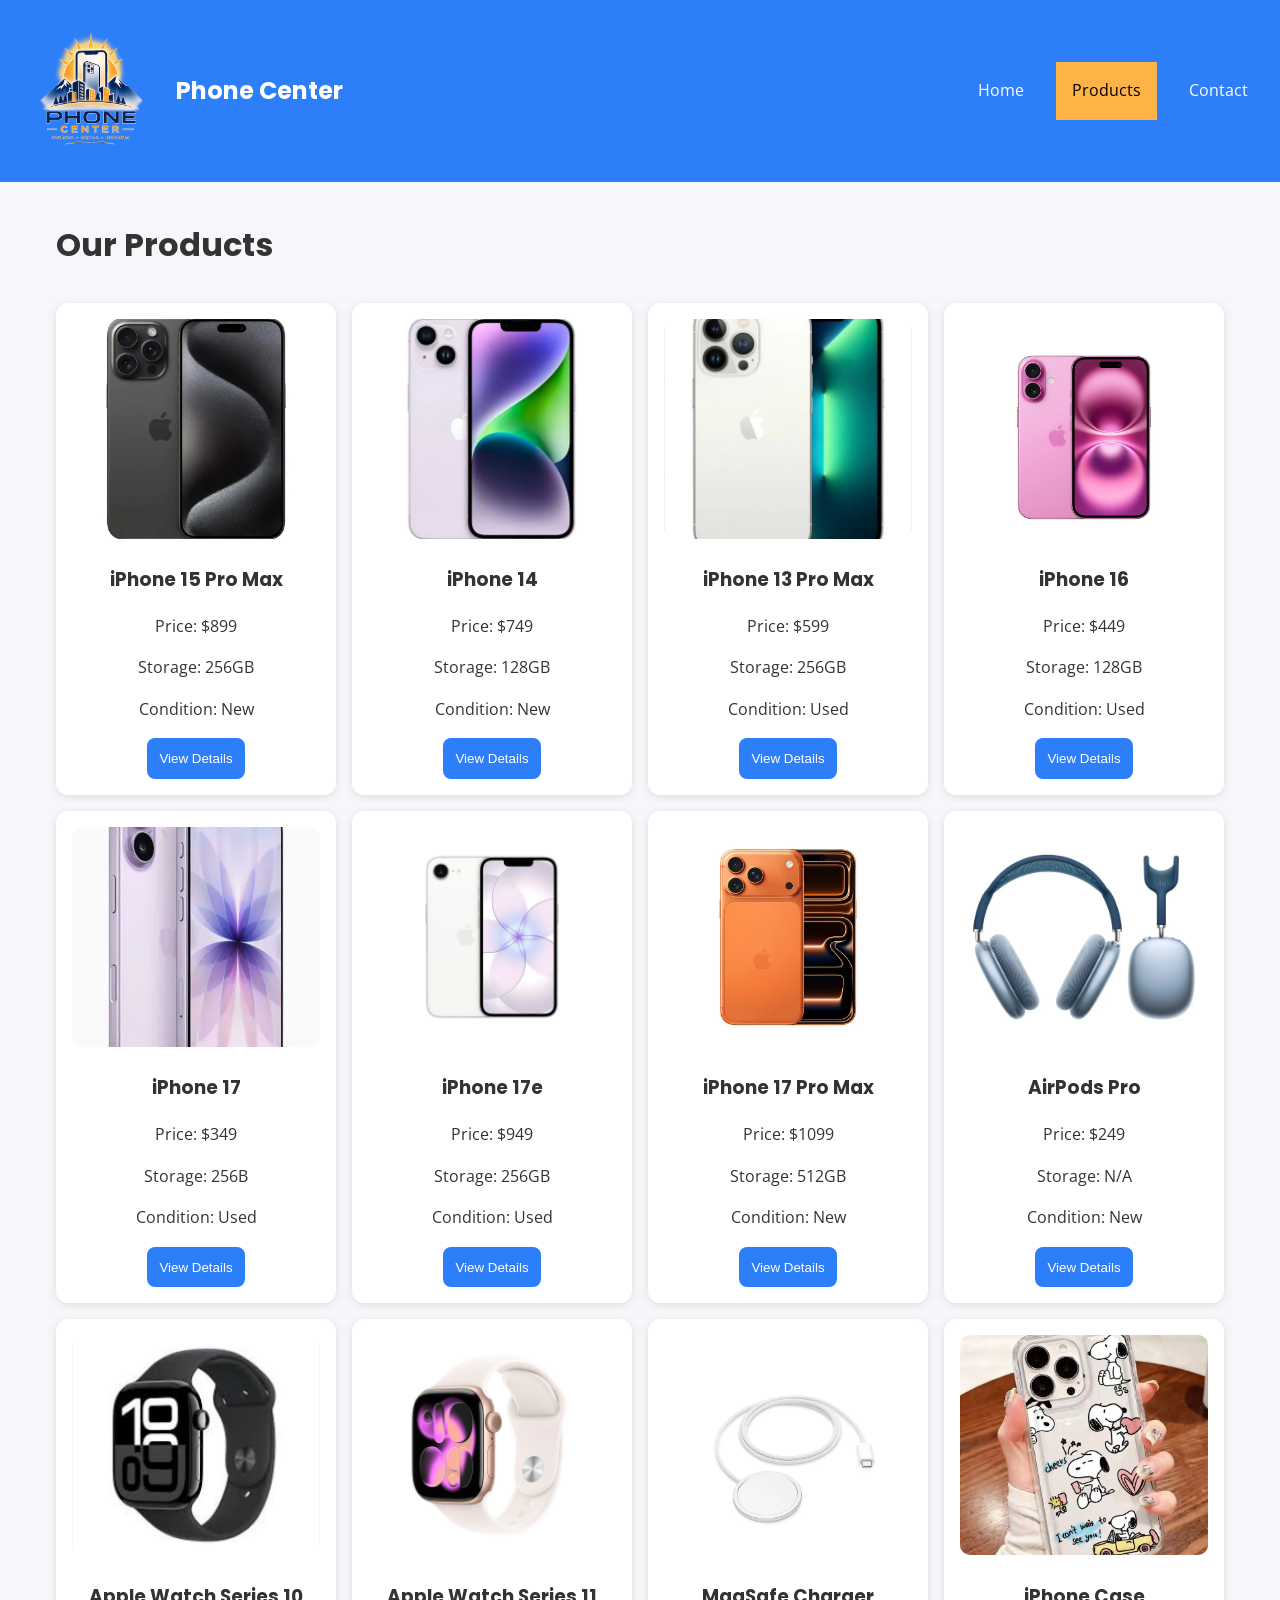
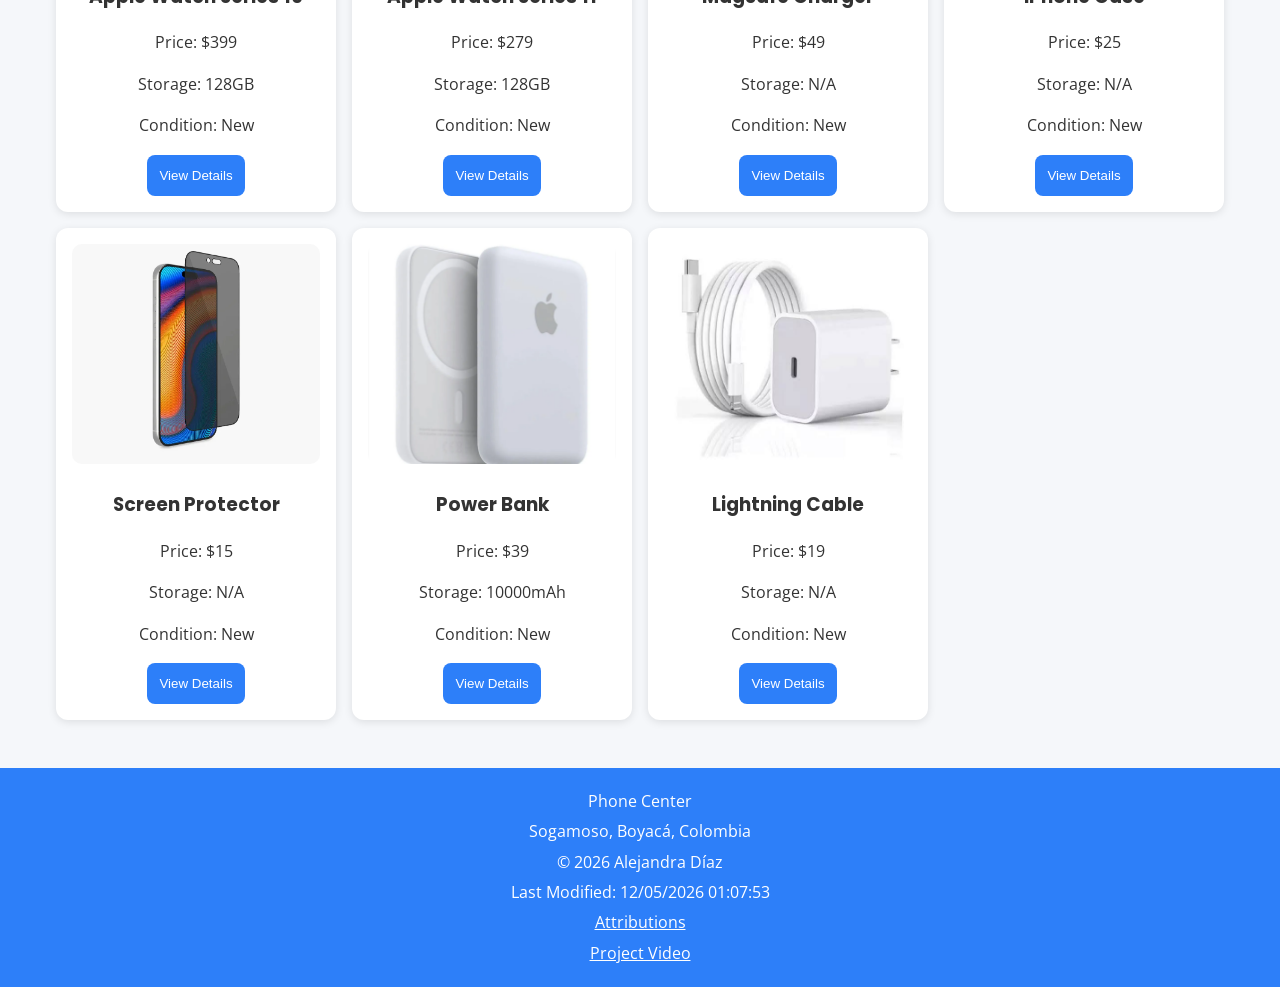
<file: finalproject/products.html>
<!DOCTYPE html>
<html lang="en">

<head>

<meta charset="UTF-8">

<meta name="viewport"
content="width=device-width, initial-scale=1.0">

<title>Products | Phone Center</title>

<meta name="description"
content="Browse smartphones, iPhones, and accessories available at Phone Center.">

<meta name="author"
content="Alejandra Díaz">

<link rel="icon"
href="images/favicon.webp">

<meta property="og:title"
content="Products | Phone Center">

<meta property="og:description"
content="Browse available iPhones and accessories at Phone Center.">

<meta property="og:image"
content="https://alejandradiazr.github.io/wdd231/finalproject/images/logo.webp">

<meta property="og:url"
content="https://alejandradiazr.github.io/wdd231/finalproject/products.html">

<meta property="og:type"
content="website">

<link rel="preconnect"
href="https://fonts.googleapis.com">

<link rel="preconnect"
href="https://fonts.gstatic.com"
crossorigin>

<link href="https://fonts.googleapis.com/css2?family=Poppins:wght@400;700&family=Open+Sans:wght@400;600&display=swap"
rel="stylesheet">

<link rel="stylesheet"
href="styles/small.css">

<link rel="stylesheet"
href="styles/larger.css">

<script
src="scripts/navigation.js"
defer>
</script>

<script
src="scripts/dates.js"
defer>
</script>

<script
type="module"
src="scripts/products.js">
</script>

</head>

<body>

<header>

<div class="logo">

<img
src="images/logo.webp"
alt="Phone Center Logo">

<p>
Phone Center
</p>

</div>

<button
id="menu"
aria-label="Open navigation menu">

☰

</button>

<nav class="navigation">

<a href="index.html">
Home
</a>

<a href="products.html"
class="active"
aria-current="page">

Products

</a>

<a href="contact.html">
Contact
</a>

</nav>

</header>

<main>

<h1>
Our Products
</h1>

<div id="products-container"></div>

<dialog id="product-dialog">

<div id="dialog-content"></div>

<button
id="close-dialog"
aria-label="Close dialog">

Close

</button>

</dialog>

</main>

<footer>

<p>
Phone Center
</p>

<p>
Sogamoso, Boyacá, Colombia
</p>

<p>
© <span id="currentyear"></span>
Alejandra Díaz
</p>

<p id="lastModified"></p>

<p>
<a href="attributions.html">
Attributions
</a>
</p>

<p>
<a href="https://youtu.be/EPTXraBtYOM">
Project Video
</a>
</p>

</footer>

</body>

</html>
</file>
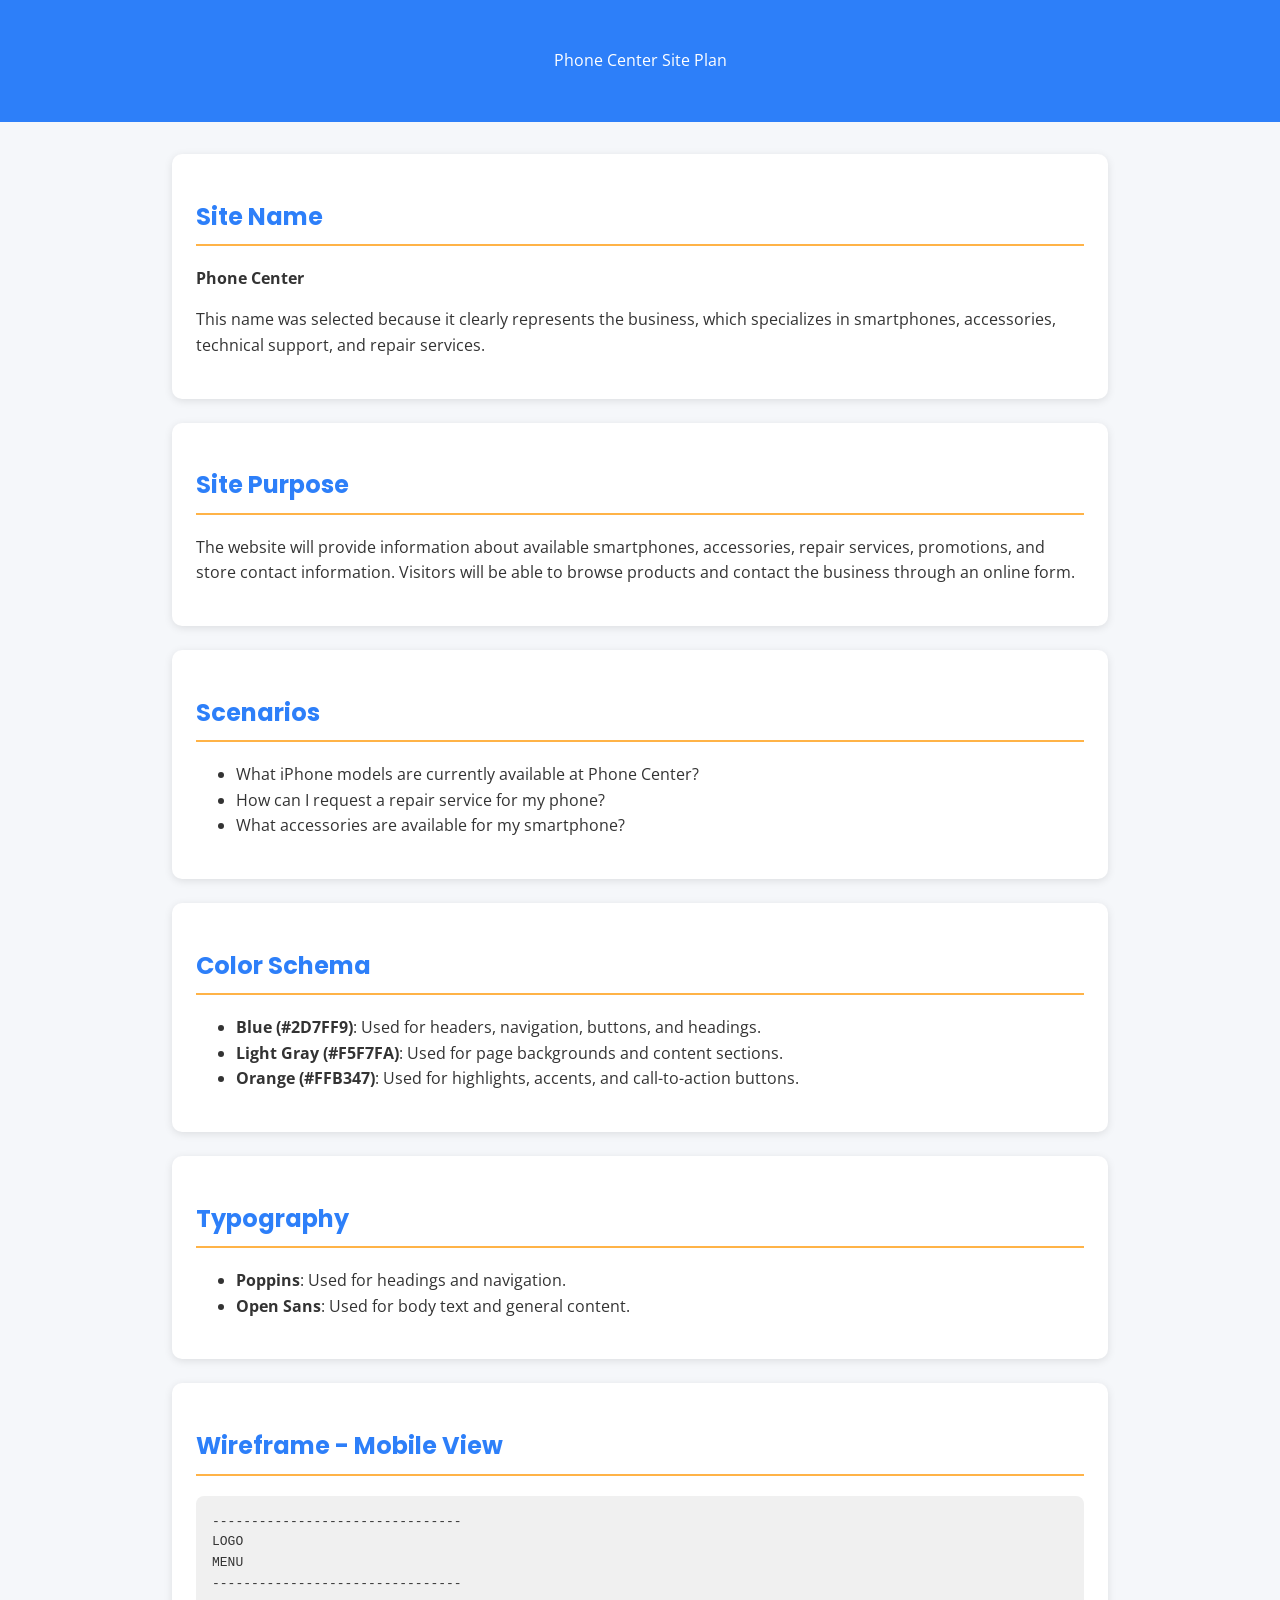
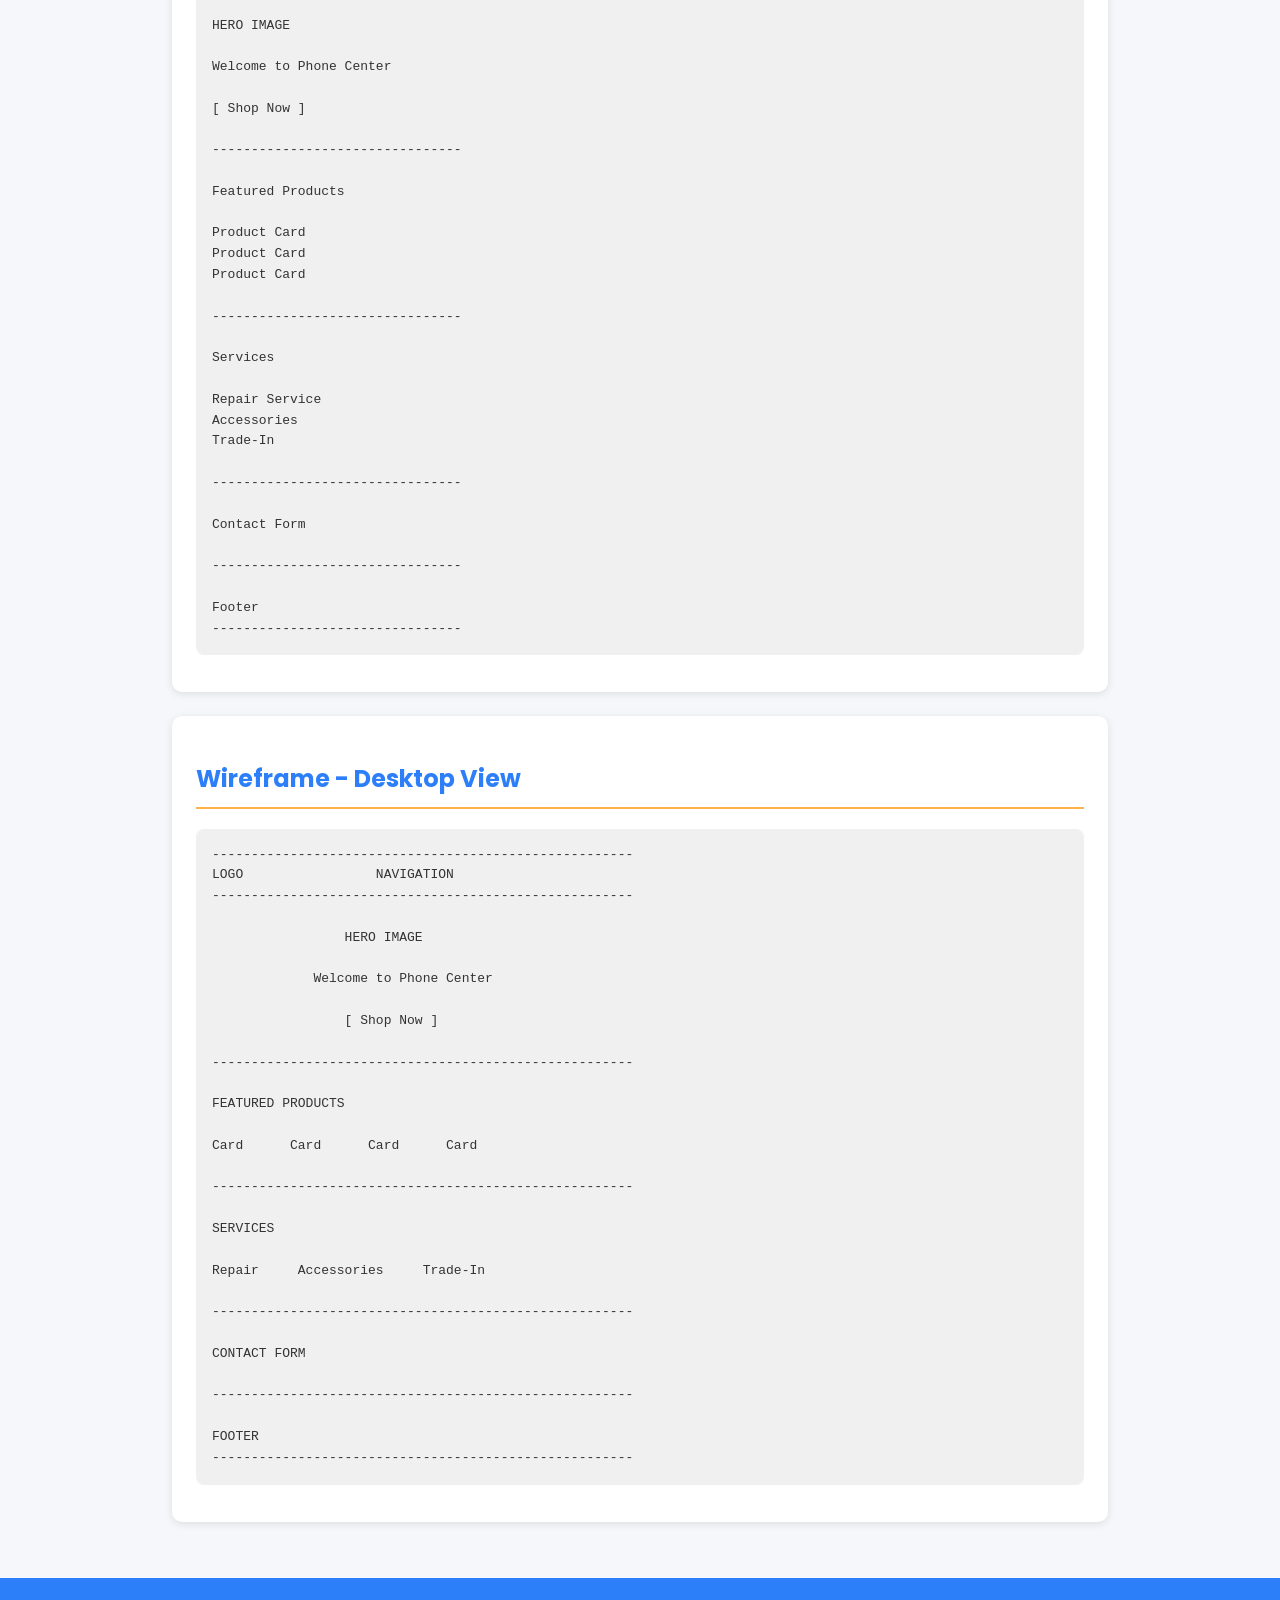
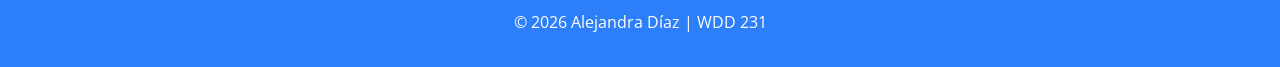
<file: finalproject/siteplan.html>
<!DOCTYPE html>
<html lang="en">
<head>
    <meta charset="UTF-8">

    <meta name="viewport" content="width=device-width, initial-scale=1.0">

    <title>Phone Center Site Plan</title>

    <meta name="description" content="Site plan for the Phone Center website project.">

    <meta name="author" content="Alejandra Díaz">

    <link rel="preconnect" href="https://fonts.googleapis.com">

    <link rel="preconnect" href="https://fonts.gstatic.com" crossorigin>

    <link href="https://fonts.googleapis.com/css2?family=Poppins:wght@400;700&family=Open+Sans:wght@400;600&display=swap" rel="stylesheet">

    <link rel="stylesheet" href="styles/siteplan.css">
</head>

<body>

<header>
    <p>Phone Center Site Plan</p>
</header>

<main>

    <section>
        <h2>Site Name</h2>

        <p><strong>Phone Center</strong></p>

        <p>
            This name was selected because it clearly represents the business,
            which specializes in smartphones, accessories, technical support,
            and repair services.
        </p>
    </section>

    <section>
        <h2>Site Purpose</h2>

        <p>
            The website will provide information about available smartphones,
            accessories, repair services, promotions, and store contact
            information. Visitors will be able to browse products and contact
            the business through an online form.
        </p>
    </section>

    <section>
        <h2>Scenarios</h2>

        <ul>
            <li>
                What iPhone models are currently available at Phone Center?
            </li>

            <li>
                How can I request a repair service for my phone?
            </li>

            <li>
                What accessories are available for my smartphone?
            </li>
        </ul>
    </section>

    <section>
        <h2>Color Schema</h2>

        <ul>
            <li>
                <strong>Blue (#2D7FF9)</strong>:
                Used for headers, navigation, buttons, and headings.
            </li>

            <li>
                <strong>Light Gray (#F5F7FA)</strong>:
                Used for page backgrounds and content sections.
            </li>

            <li>
                <strong>Orange (#FFB347)</strong>:
                Used for highlights, accents, and call-to-action buttons.
            </li>
        </ul>
    </section>

    <section>
        <h2>Typography</h2>

        <ul>
            <li>
                <strong>Poppins</strong>:
                Used for headings and navigation.
            </li>

            <li>
                <strong>Open Sans</strong>:
                Used for body text and general content.
            </li>
        </ul>
    </section>

    <section>
        <h2>Wireframe - Mobile View</h2>

<pre>
--------------------------------
LOGO
MENU
--------------------------------

HERO IMAGE

Welcome to Phone Center

[ Shop Now ]

--------------------------------

Featured Products

Product Card
Product Card
Product Card

--------------------------------

Services

Repair Service
Accessories
Trade-In

--------------------------------

Contact Form

--------------------------------

Footer
--------------------------------
</pre>

    </section>

    <section>
        <h2>Wireframe - Desktop View</h2>

<pre>
------------------------------------------------------
LOGO                 NAVIGATION
------------------------------------------------------

                 HERO IMAGE

             Welcome to Phone Center

                 [ Shop Now ]

------------------------------------------------------

FEATURED PRODUCTS

Card      Card      Card      Card

------------------------------------------------------

SERVICES

Repair     Accessories     Trade-In

------------------------------------------------------

CONTACT FORM

------------------------------------------------------

FOOTER
------------------------------------------------------
</pre>

    </section>

</main>

<footer>
    <p>© 2026 Alejandra Díaz | WDD 231</p>
</footer>

</body>
</html>
</file>
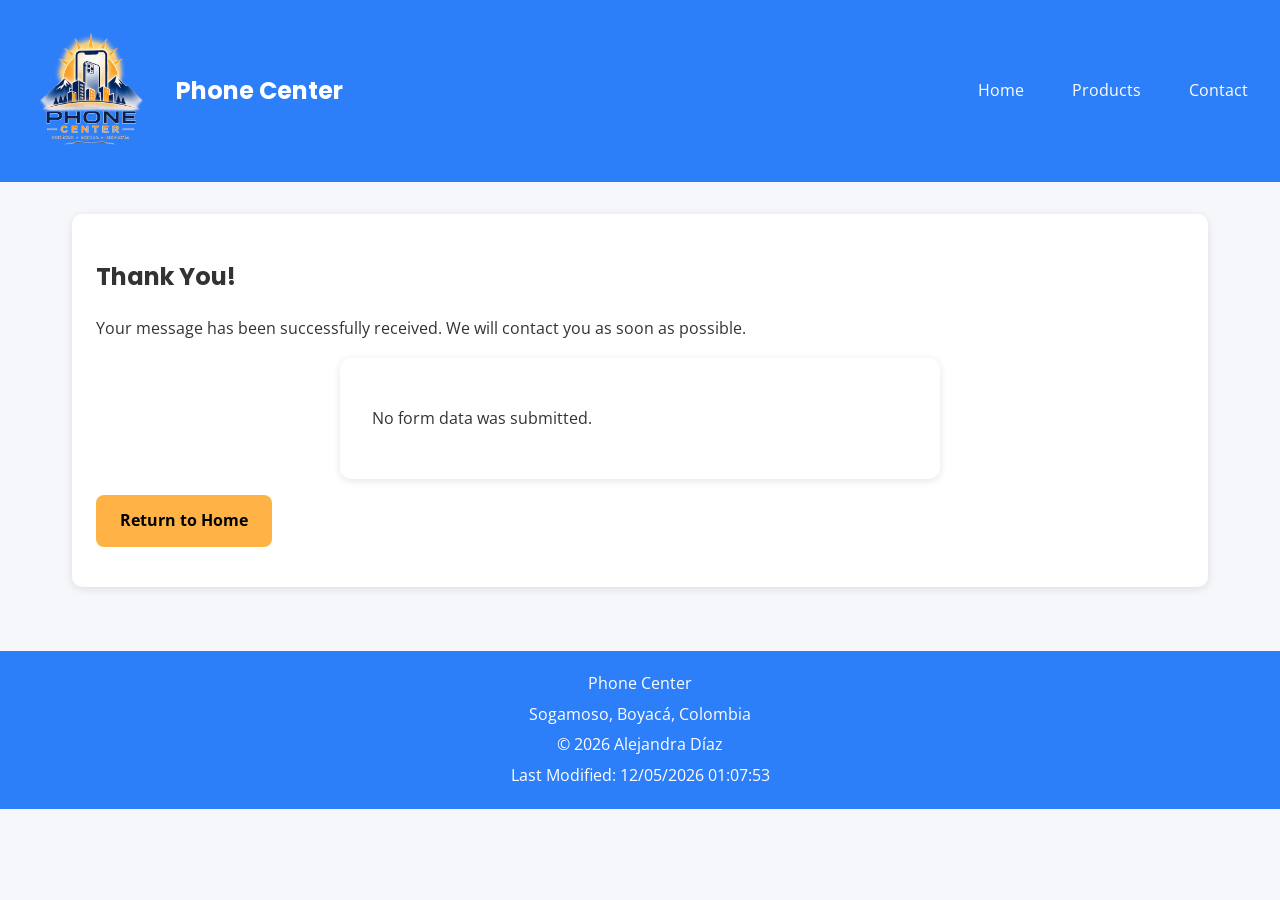
<file: finalproject/thanks.html>
<!DOCTYPE html>
<html lang="en">

<head>

<meta charset="UTF-8">

<meta name="viewport"
content="width=device-width, initial-scale=1.0">

<title>Thank You | Phone Center</title>

<meta name="description"
content="Thank you for contacting Phone Center.">

<meta name="author"
content="Alejandra Díaz">

<link rel="icon"
href="images/favicon.webp">

<meta property="og:title"
content="Thank You | Phone Center">

<meta property="og:description"
content="Thank you for contacting Phone Center.">

<meta property="og:image"
content="https://alejandradiazr.github.io/wdd231/finalproject/images/logo.webp">

<meta property="og:url"
content="https://alejandradiazr.github.io/wdd231/finalproject/thanks.html">

<meta property="og:type"
content="website">

<link rel="preconnect"
href="https://fonts.googleapis.com">

<link rel="preconnect"
href="https://fonts.gstatic.com"
crossorigin>

<link href="https://fonts.googleapis.com/css2?family=Poppins:wght@400;700&family=Open+Sans:wght@400;600&display=swap"
rel="stylesheet">

<link rel="stylesheet"
href="styles/small.css">

<link rel="stylesheet"
href="styles/larger.css">

<script
src="scripts/navigation.js"
defer>
</script>

<script
src="scripts/dates.js"
defer>
</script>

<script
src="scripts/thanks.js"
defer>
</script>

</head>

<body>

<header>

<div class="logo">

<img
src="images/logo.webp"
alt="Phone Center Logo">

<p>Phone Center</p>

</div>

<button
id="menu"
aria-label="Open navigation menu">

☰

</button>

<nav class="navigation">

<a href="index.html">
Home
</a>

<a href="products.html">
Products
</a>

<a href="contact.html">
Contact
</a>

</nav>

</header>

<main>

<section class="about">

<h1>
Thank You!
</h1>

<p>
Your message has been successfully received.
We will contact you as soon as possible.
</p>

<div id="results"></div>

<p>
<a href="index.html"
class="cta">

Return to Home

</a>
</p>

</section>

</main>

<footer>

<p>
Phone Center
</p>

<p>
Sogamoso, Boyacá, Colombia
</p>

<p>
© <span id="currentyear"></span>
Alejandra Díaz
</p>

<p id="lastModified"></p>

</footer>

</body>

</html>
</file>
<file: styles/small.css>
* {
    box-sizing: border-box;
}

body {
    font-family: 'Poppins', sans-serif;
    margin: 0;
}

header {
    background: black;
    color: white;
    padding: 1rem;

    display: flex;
    justify-content: space-between;
    align-items: center;
}

.logo {
    display: flex;
    align-items: center;
    gap: 1rem;
}

#menu {
    width: 40px;
    height: 40px;
    font-size: 1.5rem;
    background: none;
    border: none;
    color: white;
}

.navigation {
    display: none;
    flex-direction: column;
}

.navigation.open {
    display: flex;
}

.navigation a {
    color: white;
    text-decoration: none;
    padding: 1rem;
}

.navigation a.active {
    background: white;
    color: black;
}

.navigation a:hover {
    background: white;
    color: black;
}

main {
    padding: 1rem;
     max-width: 1200px;
    margin: 0 auto;
}

section {
    background: #eee;
    margin-bottom: 1rem;
    padding: 1rem;
}

section img {
    display: block;
    margin: 0 auto;
}

img {
    width: 100%;
    max-width: 250px;
    height: auto;
}

button {
    cursor: pointer;
}

.buttons {
    display: flex;
    gap: 1rem;
    margin-bottom: 1rem;
}

#courses {
    display: grid;
    gap: 1rem;
}

.course-card {
    background: lightgray;
    padding: 1rem;
    border-radius: 10px;
    text-align: center;
    font-weight: bold;
}

.completed {
    background: black;
    color: white;
}

.socials a {
    text-decoration: none;
    margin: 0 .5rem;
    color: black;
}

footer {
    text-align: center;
    padding: 1rem;
}
</file>
<file: styles/larger.css>
@media screen and (min-width: 768px) {

    .navigation {
        display: flex;
        flex-direction: row;
    }

    #menu {
        display: none;
    }

    .top-sections {
        display: grid;
        grid-template-columns: 2fr 1fr;
        gap: 1rem;
    }

    .buttons {
        justify-content: center;
    }

    .navigation {
    gap: 1rem;
     display: flex !important;
    }
}
</file>
<file: chamber/styles/small.css>
* {
    box-sizing: border-box;
}

body{
font-family:'Poppins',sans-serif;
background: #fff;
color: #000;
margin:0;
}

header{
background:#194885;
color:#fff;
padding:1rem;
display:flex;
justify-content:space-between;
align-items:center;
border-bottom:4px solid #b8895f;
}

.logo {
    display: flex;
    align-items: center;
    gap: 1rem;
}

.logo span {
    font-size: 1.3rem;
    font-weight: 700;
    letter-spacing: 0.5px;
} 

.logo img {
    width: 150px;
    height: auto;
}

#menu {
    width: 40px;
    height: 40px;
    font-size: 1.5rem;
    background: none;
    border: none;
    color: #fff;
}

.navigation {
    display: none;
    flex-direction: column;
}

.navigation.open {
    display: flex;
}

.navigation a {
    color: #fff;
    text-decoration: none;
    padding: 1rem;
}

.navigation a.active{
background:#b8895f;
color:#000;
border-radius:8px;
}

.navigation a:hover{
background:#b8895f;
color:#000;
border-radius:8px;
transition:.3s;
}

main {
    width: 100%;
    max-width: 1200px;
    margin: 0 auto;
    padding: 1rem;
}

section {
    background: #fff;
    margin-bottom: 1rem;
    padding: 1rem;
}

section img {
    display: block;
    margin: 0 auto;
}

img {
    width: 100%;
    height: auto;
}

button {
    cursor: pointer;
}

.view-buttons button{
background:#194885;
color:#fff;
border:none;
padding:.8rem 1rem;
border-radius:8px;
}
.view-buttons button:hover{
background:#b8895f;
transition:.3s;
}

.view-buttons button.active {
    background:#b8895f;
    color:#194885;
}

.grid{
display:grid;
grid-template-columns:
repeat(auto-fit,
minmax(250px,1fr));
gap:1rem;
}

.grid section{
background:#fff;
padding:1rem;
border-radius:12px;
border-left:5px solid #b8895f;
box-shadow:0 2px 10px rgba(0,0,0,.08);
text-align:center;
display:flex;
flex-direction:column;
align-items:center;
gap:10px;
}

.grid section img{
width:100%;
max-width:180px;
height:200px;
object-fit:cover;
border-radius:12px;
}

.list{
display:block;
}

.list section{
margin:1rem 0;
padding:1rem;
border-bottom:1px solid #808080;
}

.list img{
display:none;
}

footer{
background:#194885;
color:#fff;
padding:1rem;
margin-top:2rem;
text-align: center;
border-top:4px solid #b8895f;
}

.hero{
position:relative;
margin-top:1rem;
}

.hero img{
width:100%;
height:600px;
object-fit:cover;
border-radius:12px;
}

.hero-text{
position:absolute;
top:50%;
left:50%;
transform:
translate(-50%,-50%);
background:rgba(0,0,0,.65);
padding:1.5rem;
border-radius:12px;
text-align:center;
color:white;
width:80%;
max-width:500px;
}

.hero-text h1{
margin-top:0;
}

.cta{
display:inline-block;
margin-top:1rem;
background:#D4A373;
color:#000;
padding:.8rem 1.2rem;
border-radius:8px;
text-decoration:none;
font-weight:bold;
}

.cta:hover{
background:#1E3A5F;
color:white;
transition:.3s;
}

.home-grid{
display:grid;
gap:1rem;
margin-top:2rem;
}

.home-grid section{
background:white;
padding:1rem;
height: 100%;
border-radius:12px;
box-shadow:
0 2px 10px rgba(0,0,0,.08);
}

.weather-card p{
margin:.5rem 0;
}

#forecast{
display:flex;
flex-direction:column;
gap:.5rem;
}

#spotlights{
display:grid;
grid-template-columns:1fr;
gap:1rem;
}

#spotlights section{
background:#F7F7F7;
padding:1rem;
border-radius:10px;
text-align:center;
border-left:5px solid #D4A373;
}

#spotlights img{
width:100%;
max-width:160px;
height:160px;
object-fit:cover;
border-radius:10px;
}

.join-container {
display: grid;
gap: 2rem;
}

.join-form {
display: flex;
flex-direction: column;
gap: 1rem;
}

.join-form label {
display: flex;
flex-direction: column;
font-weight: 700;
gap: .5rem;
}

.join-form input,
.join-form select,
.join-form textarea {
padding: .8rem;
border: 1px solid #ccc;
border-radius: 8px;
font-family: inherit;
}

.join-form textarea {
min-height: 120px;
resize: vertical;
}

.join-form input[type="submit"] {
background: #194885;
color: white;
border: none;
font-weight: bold;
}

.membership-cards {
display: grid;
gap: 1rem;
}

.membership-card {
background: white;
padding: 1rem;
border-radius: 12px;
border-left: 5px solid #D4A373;
box-shadow: 0 2px 10px rgba(0,0,0,.08);

opacity: 0;
transform: translateY(20px);

animation: fadeUp .8s forwards;
}

.membership-card:nth-child(2){
animation-delay:.2s;
}

.membership-card:nth-child(3){
animation-delay:.4s;
}

.membership-card:nth-child(4){
animation-delay:.6s;
}

.membership-card a {
color: #194885;
font-weight: bold;
cursor: pointer;
}

dialog {
border: none;
border-radius: 12px;
padding: 1.5rem;
max-width: 400px;
}

dialog::backdrop {
background: rgba(0,0,0,.5);
}

.thankyou-card {
background: white;
padding: 2rem;
border-radius: 12px;
box-shadow: 0 2px 10px rgba(0,0,0,.08);
}

@keyframes fadeUp {

from{
opacity:0;
transform:translateY(20px);
}

to{
opacity:1;
transform:translateY(0);
}

}

#visit-message{
background:#D4A373;
padding:1rem;
border-radius:10px;
margin-bottom:1rem;
font-weight:bold;
}

#discover-grid{
display:grid;
gap:1rem;

grid-template-areas:
"card1"
"card2"
"card3"
"card4"
"card5"
"card6"
"card7"
"card8";
}

#discover-grid section{
background:white;
padding:1rem;
border-radius:12px;
box-shadow:0 2px 10px rgba(0,0,0,.08);
}

#discover-grid img{
width:100%;
height:200px;
object-fit:cover;
border-radius:10px;
}

#discover-grid section:nth-child(1){
grid-area:card1;
}

#discover-grid section:nth-child(2){
grid-area:card2;
}

#discover-grid section:nth-child(3){
grid-area:card3;
}

#discover-grid section:nth-child(4){
grid-area:card4;
}

#discover-grid section:nth-child(5){
grid-area:card5;
}

#discover-grid section:nth-child(6){
grid-area:card6;
}

#discover-grid section:nth-child(7){
grid-area:card7;
}

#discover-grid section:nth-child(8){
grid-area:card8;
}

.learn-more{
display:inline-block;
background:#194885;
color:white;
padding:.7rem 1rem;
border-radius:8px;
text-decoration:none;
margin-top:.5rem;
}

.learn-more:hover{
background:#D4A373;
color:black;
}
</file>
<file: chamber/styles/larger.css>
@media screen and (min-width:768px){

.logo span {
    font-size: 1.8rem;
}

.navigation{
display:flex;
flex-direction:row;
gap:1rem;
}

#menu{
display:none;
}

.home-grid{
grid-template-columns: 1fr 1fr 1.5fr;
}

.hero img{
height:600px;
}

#spotlights{
grid-template-columns:1fr 1fr 1fr;
}

.join-container {
grid-template-columns: 2fr 1fr;
align-items: start;
}

}

@media screen and (min-width:641px){

#discover-grid{

grid-template-columns:
1fr 1fr;

grid-template-areas:

"card1 card2"
"card3 card4"
"card5 card6"
"card7 card8";

}

}

@media screen and (min-width:1025px){

#discover-grid{

grid-template-columns:
1fr 1fr 1fr;

grid-template-areas:

"card1 card1 card2"
"card3 card4 card5"
"card6 card7 card8";

}

#discover-grid img:hover{

transform:scale(1.05);

transition:.3s;

}

}
</file>
<file: finalproject/styles/small.css>
* {
  box-sizing: border-box;
  }

body {
margin: 0;
font-family: "Open Sans", sans-serif;
background-color: #F5F7FA;
color: #333;
line-height: 1.6;
}

header {
background-color: #2D7FF9;
color: white;
padding: 1rem;
display: flex;
justify-content: space-between;
align-items: center;
}

.logo {
display: flex;
align-items: center;
gap: 10px;
}

.logo p {
margin: 0;
font-family: "Poppins", sans-serif;
font-size: 1.5rem;
font-weight: bold;
color: white;
}

.logo img {
width: 150px;
height: auto;
}

.logo h1 {
margin: 0;
font-family: "Poppins", sans-serif;
font-size: 1.5rem;
}

#menu {
background: none;
border: none;
color: white;
font-size: 2rem;
cursor: pointer;
}

.navigation {
display: none;
flex-direction: column;
z-index: 100;
top: 75px;
left: 0;
width: 100%;
background-color: #2D7FF9;
}

.navigation.open {
display: flex;
}

.navigation a {
color: white;
text-decoration: none;
padding: 1rem;
text-align: center;
}

.navigation a:hover,
.navigation a.active {
background-color: #FFB347;
color: black;
}

main {
max-width: 1200px;
margin: 0 auto;
padding: 1rem;
}

main h2 {
text-align: center;
color: #0056B3;
margin-top: 2rem;
}

.hero {
background-image:
linear-gradient(
rgba(0,0,0,0.35),
rgba(45,127,249,0.20)
),
url("../images/hero-phone.webp");
background-size: cover;
background-position: center;
background-repeat: no-repeat;
color: white;
text-align: center;
padding: 6rem 1rem;
}

.hero-content {
max-width: 700px;
margin: 0 auto;
}

.hero h1 {
color: #003366;
}

.hero h2 {
font-family: "Poppins", sans-serif;
font-size: 2rem;
margin-bottom: 1rem;
}

.hero p {
margin-bottom: 1.5rem;
color: #003366;
}

.cta {
display: inline-block;
background-color: #FFB347;
color: black;
text-decoration: none;
padding: .8rem 1.5rem;
border-radius: 8px;
font-weight: bold;
}

.cta:hover {
background-color: white;
}

.about,
.services,
.call-to-action {
background-color: white;
margin: 1rem;
padding: 1.5rem;
border-radius: 10px;
box-shadow: 0 2px 8px rgba(0,0,0,.1);
}

.about h2,
.services h2,
.call-to-action h2 {
font-family: "Poppins", sans-serif;
color: #0056B3;
}

.service-grid {
display: grid;
gap: 1rem;
}

.service-grid article {
background-color: #F5F7FA;
padding: 1rem;
border-radius: 8px;
border-left: 5px solid #FFB347;
}

footer {
background-color: #2D7FF9;
color: white;
text-align: center;
padding: 1rem;
margin-top: 2rem;
}

footer a {
color: white;
}

footer a:hover {
color: #FFB347;
}

footer p {
margin: .3rem 0;
}
#products-container {
display:grid;
grid-template-columns:
repeat(auto-fit,
minmax(250px,1fr));
gap:1rem;
margin-top:2rem;
}

.product-card {
background:white;
padding:1rem;
border-radius:12px;
box-shadow:
0 2px 8px rgba(0,0,0,.1);
text-align:center;
transition: transform .3s;
}

.product-card img {
width:100%;
height:220px;
object-fit:cover;
border-radius:10px;
}

.product-card button {
background:#2D7FF9;
color:white;
border:none;
padding:.8rem;
border-radius:8px;
cursor:pointer;
}

.product-card button:hover {
transform: translateY(-5px);
background:#FFB347;
color:black;
}

dialog {
border:none;
border-radius:12px;
padding:1.5rem;
max-width:500px;
}

dialog::backdrop {
background:
rgba(0,0,0,.5);
}

#dialog-content img {
width:100%;
max-width:300px;
display:block;
margin:auto;
border-radius:10px;
}

.contact-form {
display:flex;
flex-direction:column;
gap:1rem;
max-width:600px;
margin:auto;
}

.contact-form label {
display:flex;
flex-direction:column;
gap:.5rem;
}

.contact-form input,
.contact-form textarea {
padding:.8rem;
border:1px solid #ccc;
border-radius:8px;
font-family:inherit;
}

.contact-form textarea {
min-height:150px;
resize:vertical;
}

.contact-form input[type="submit"] {
background:#2D7FF9;
color:white;
border:none;
cursor:pointer;
font-weight:bold;
}

.contact-form input[type="submit"]:hover {
background:#FFB347;
color:black;
}

#results {
background:white;
padding:2rem;
border-radius:12px;
max-width:600px;
margin:auto;
box-shadow:
0 2px 8px rgba(0,0,0,.1);
}

h1,
h2,
h3 {
font-family: "Poppins", sans-serif;
}

#close-dialog {
background: #2D7FF9;
color: white;
border: none;
padding: .8rem 1rem;
border-radius: 8px;
cursor: pointer;
margin-top: 1rem;
}

#close-dialog:hover {
background: #FFB347;
color: black;
}
</file>
<file: finalproject/styles/larger.css>
@media screen and (min-width: 768px) {

.navigation {
display: flex;
flex-direction: row;
justify-content: center;
gap: 1rem;
position: static;
width: auto;
background: none;
}

#menu {
display: none;
}

.service-grid {
grid-template-columns:
repeat(3, 1fr);
}

.contact-form {
max-width: 700px;
}

}

@media screen and (min-width: 1024px) {
#products-container {
grid-template-columns:
repeat(4, 1fr);
}

.hero {
padding: 6rem 2rem;
}

.hero h2 {
font-size: 3rem;
}

}
</file>
<file: finalproject/styles/siteplan.css>
* {
    box-sizing: border-box;
}

body {
    margin: 0;
    font-family: "Open Sans", sans-serif;
    background-color: #F5F7FA;
    color: #333;
    line-height: 1.6;
}

header {
    background-color: #2D7FF9;
    color: white;
    text-align: center;
    padding: 2rem;
}

h1,
h2 {
    font-family: "Poppins", sans-serif;
}

h2 {
    color: #2D7FF9;
    border-bottom: 2px solid #FFB347;
    padding-bottom: .5rem;
}

main {
    max-width: 1000px;
    margin: 0 auto;
    padding: 1rem;
}

section {
    background-color: white;
    margin-bottom: 1.5rem;
    padding: 1.5rem;
    border-radius: 10px;
    box-shadow: 0 2px 8px rgba(0, 0, 0, 0.1);
}

pre {
    background-color: #f0f0f0;
    padding: 1rem;
    overflow-x: auto;
    border-radius: 8px;
}

footer {
    background-color: #2D7FF9;
    color: white;
    text-align: center;
    padding: 1rem;
}

@media screen and (min-width: 768px) {
    main {
        padding: 2rem;
    }
}
</file>
